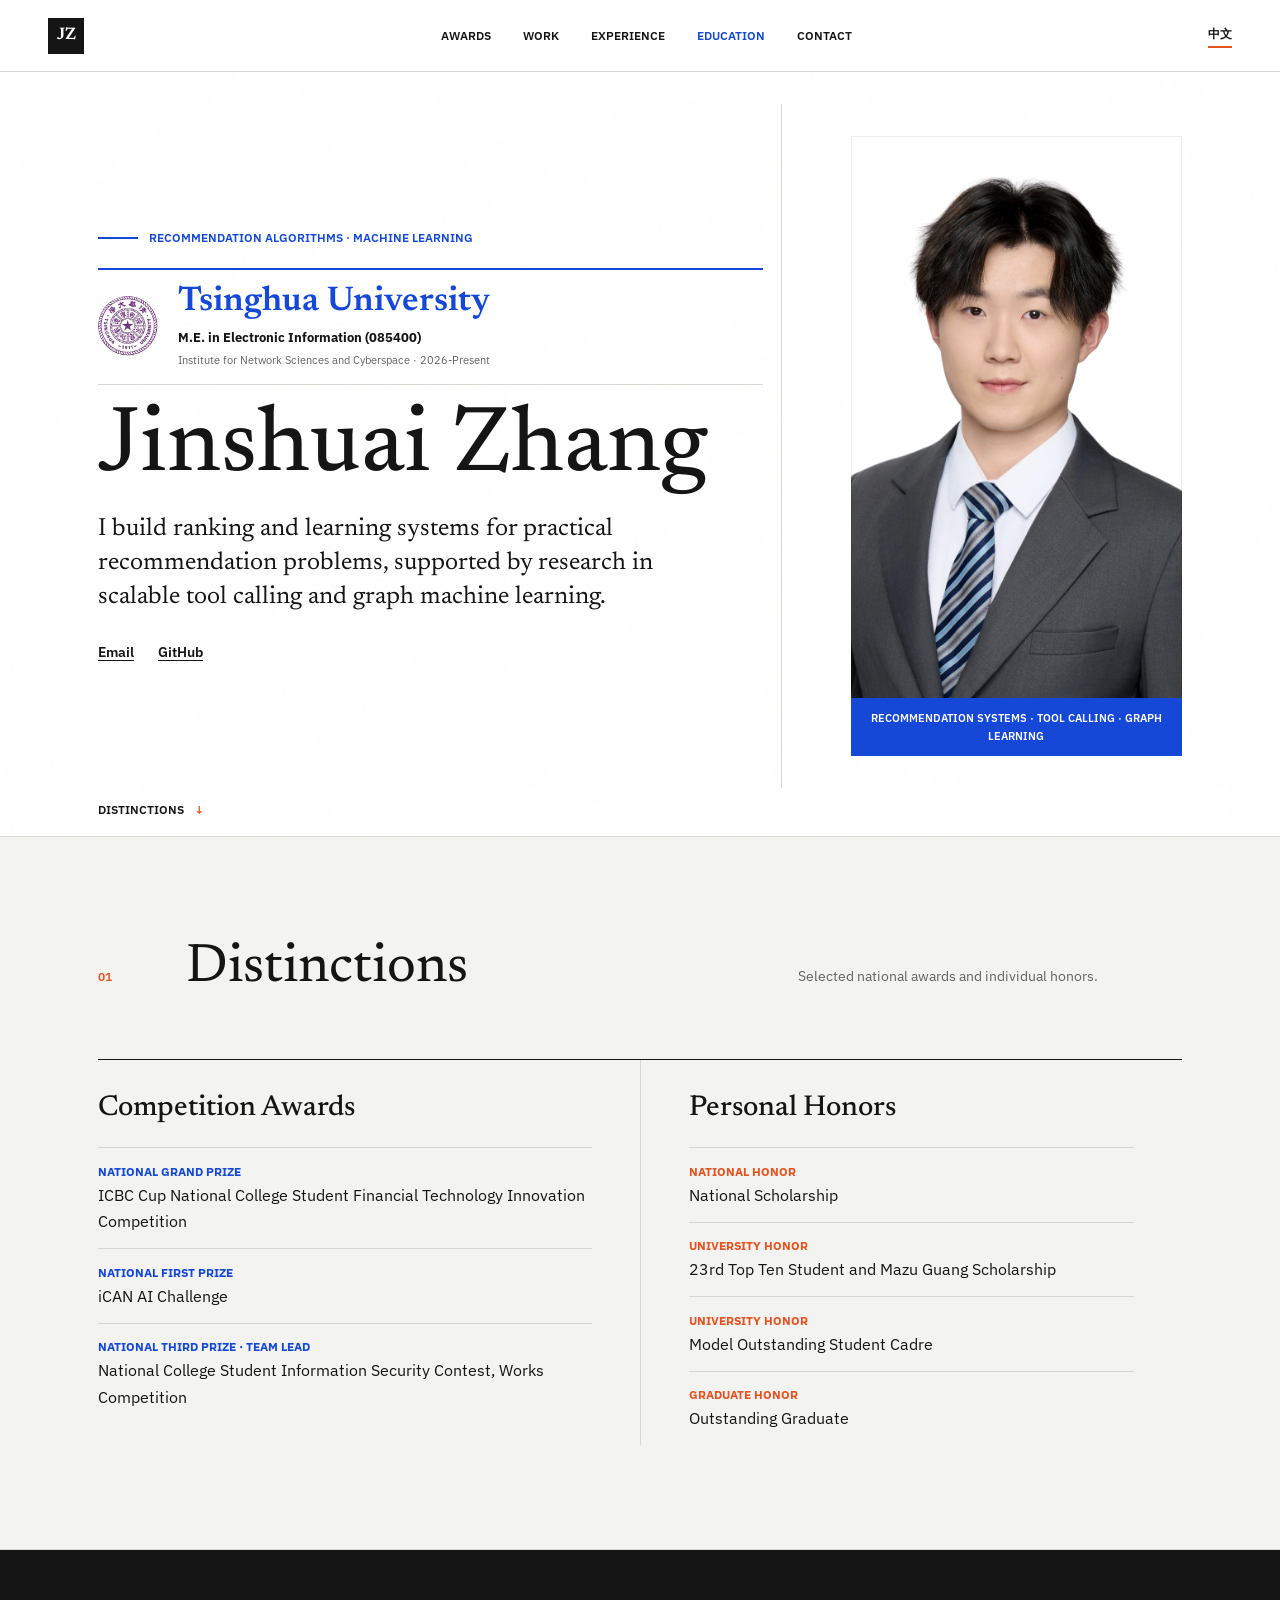
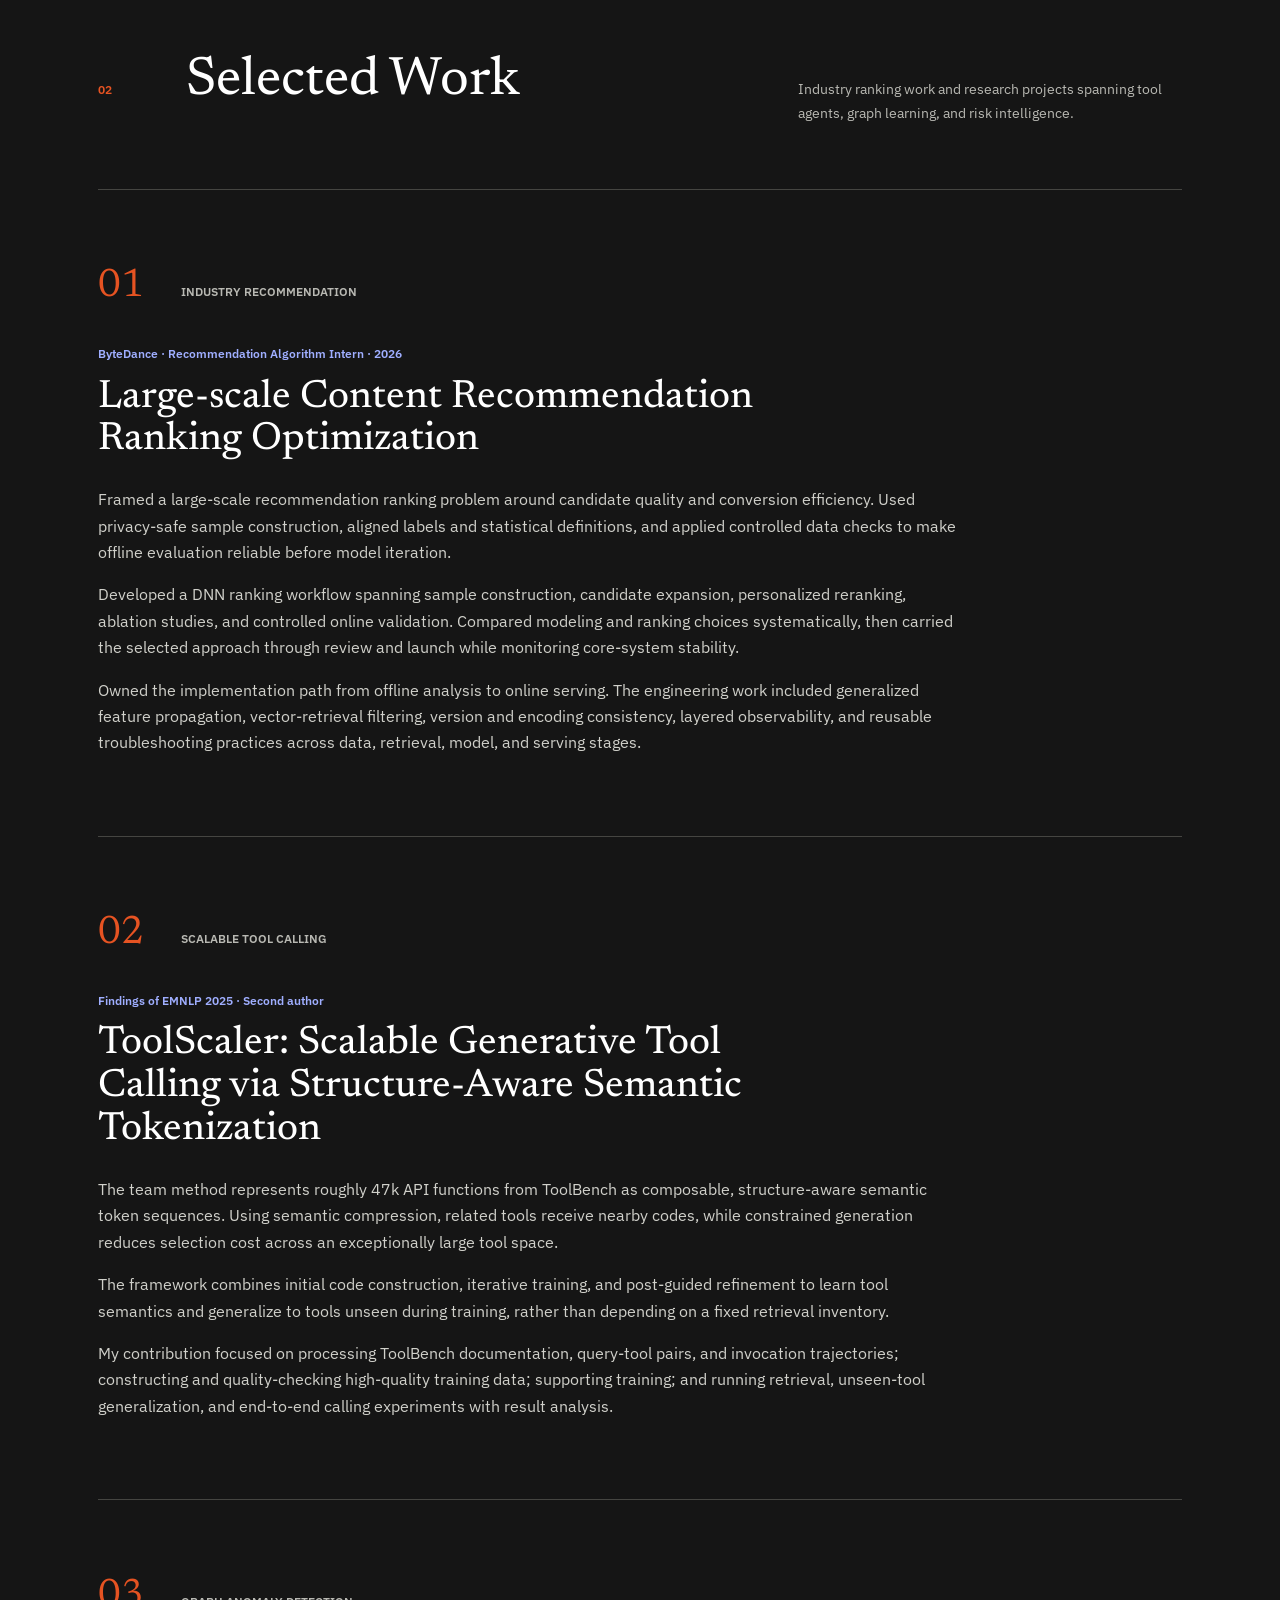
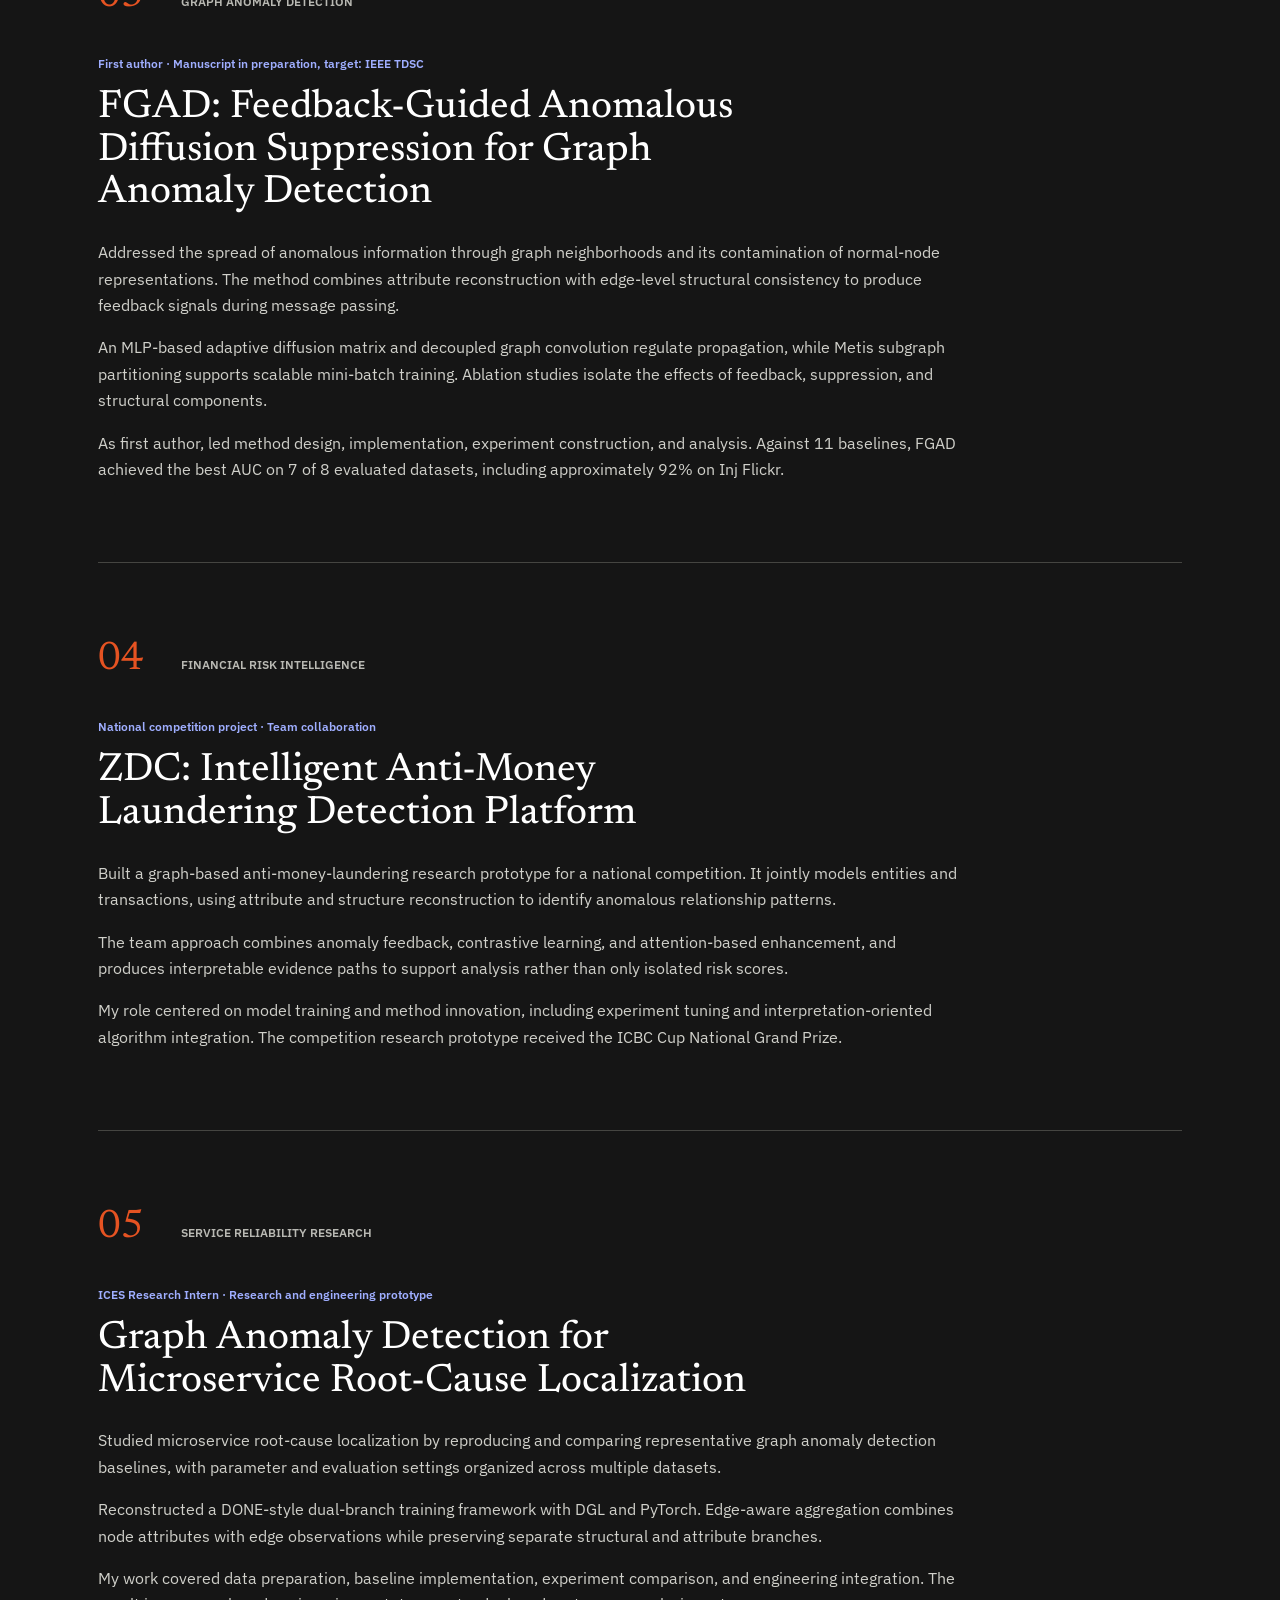
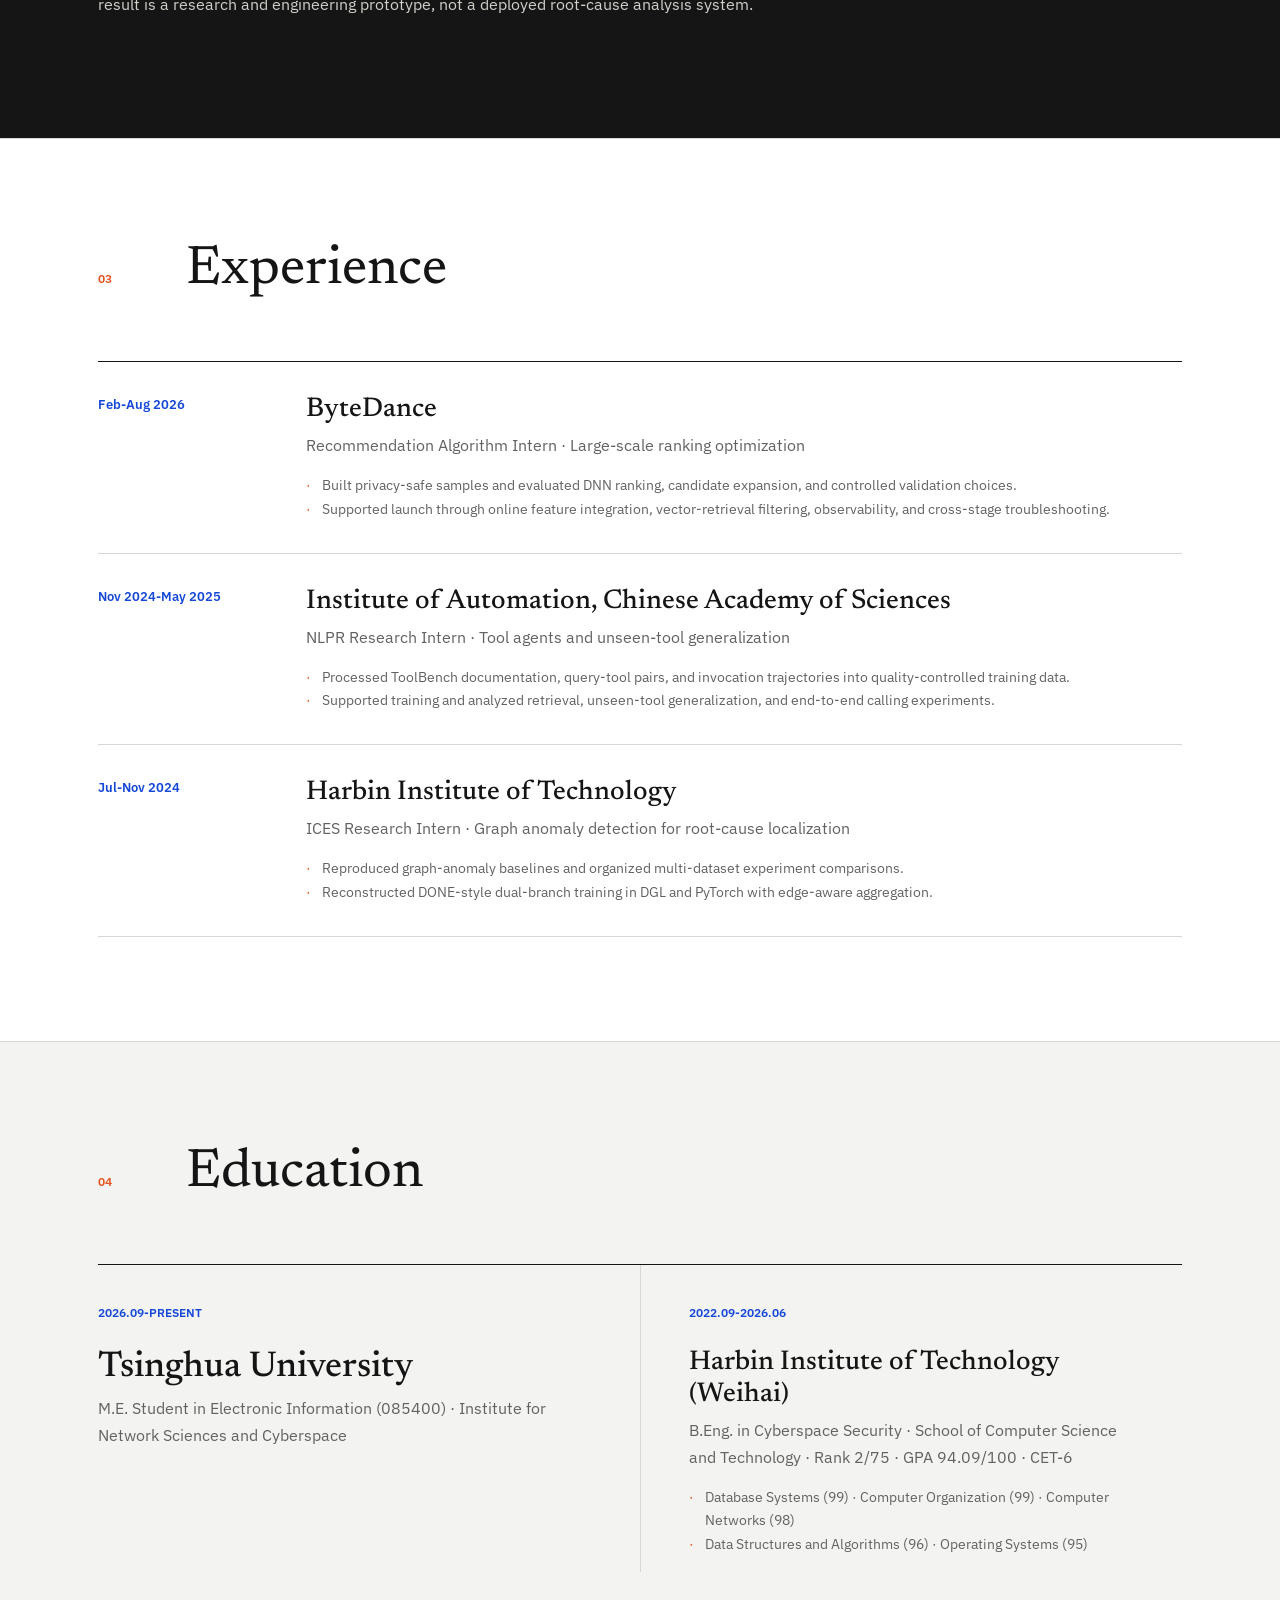
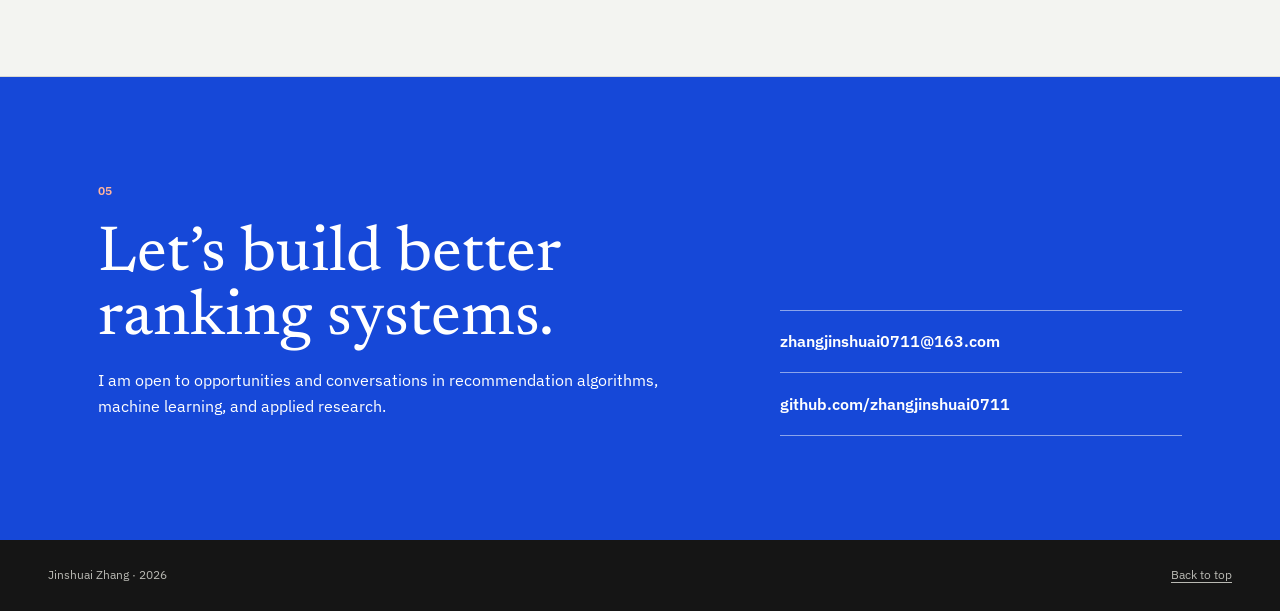
<file: index.html>
<!doctype html>
<html lang="en">
  <head>
    <meta charset="utf-8">
    <meta name="viewport" content="width=device-width, initial-scale=1">
    <title>Jinshuai Zhang · Recommendation Algorithms &amp; Machine Learning</title>
    <meta name="description" content="Jinshuai Zhang works on large-scale recommendation ranking, scalable tool calling, and graph machine learning.">
    <meta property="og:title" content="Jinshuai Zhang · Recommendation Algorithms &amp; Machine Learning">
    <meta property="og:description" content="Industry recommendation experience backed by research in scalable tool calling and graph learning.">
    <meta property="og:type" content="profile">
    <meta property="og:url" content="https://zhangjinshuai0711.github.io/">
    <meta property="og:image" content="https://zhangjinshuai0711.github.io/assets/images/jinshuai-zhang.jpg">
    <meta property="og:image:alt" content="Portrait of Jinshuai Zhang">
    <meta property="og:locale" content="en_US">
    <meta property="og:locale:alternate" content="zh_CN">
    <link rel="canonical" href="https://zhangjinshuai0711.github.io/">
    <link rel="alternate" hreflang="en" href="https://zhangjinshuai0711.github.io/">
    <link rel="alternate" hreflang="zh-CN" href="https://zhangjinshuai0711.github.io/zh/">
    <link rel="alternate" hreflang="x-default" href="https://zhangjinshuai0711.github.io/">
    <link rel="icon" href="/assets/images/jinshuai-zhang.jpg" type="image/jpeg">
    <link rel="stylesheet" href="/assets/css/main.css">
  </head>
  <body>
    <a class="skip-link" href="#main">Skip to content</a>
    <header class="site-header">
      <a class="wordmark" href="#top" aria-label="Jinshuai Zhang, home">JZ</a>
      <button class="menu-toggle" type="button" aria-expanded="false" aria-controls="primary-nav" data-open-label="Open navigation" data-close-label="Close navigation">
        <span aria-hidden="true"></span><span aria-hidden="true"></span>
        <span class="sr-only">Open navigation</span>
      </button>
      <nav id="primary-nav" aria-label="Primary navigation">
        <a href="#awards">Awards</a>
        <a href="#work">Work</a>
        <a href="#experience">Experience</a>
        <a href="#education">Education</a>
        <a href="#contact">Contact</a>
      </nav>
      <a class="language-link" href="/zh/" lang="zh-CN">中文</a>
    </header>

    <main id="main">
      <section class="hero" id="top">
        <div class="hero-copy" data-reveal>
          <p class="eyebrow">Recommendation Algorithms · Machine Learning</p>
          <div class="academic-identity">
            <img class="academic-seal" src="/assets/images/tsinghua-seal.webp" width="192" height="191" alt="Tsinghua University seal" decoding="async">
            <div>
              <p class="academic-institution">Tsinghua University</p>
              <p class="academic-degree">M.E. in Electronic Information (085400)</p>
              <p class="academic-school">Institute for Network Sciences and Cyberspace · 2026-Present</p>
            </div>
          </div>
          <h1>Jinshuai Zhang</h1>
          <p class="hero-intro">I build ranking and learning systems for practical recommendation problems, supported by research in scalable tool calling and graph machine learning.</p>
          <div class="hero-links">
            <a href="mailto:zhangjinshuai0711@163.com">Email</a>
            <a href="https://github.com/zhangjinshuai0711" rel="me">GitHub</a>
          </div>
        </div>
        <figure class="hero-portrait" data-reveal>
          <img src="/assets/images/jinshuai-zhang.jpg" width="1000" height="1500" alt="Portrait of Jinshuai Zhang" decoding="async" fetchpriority="high">
          <figcaption>Recommendation systems · Tool calling · Graph learning</figcaption>
        </figure>
        <a class="next-section" href="#awards">Distinctions <span aria-hidden="true">↓</span></a>
      </section>

      <section class="section distinctions" id="awards">
        <header class="section-heading" data-reveal>
          <p class="section-index">01</p>
          <h2>Distinctions</h2>
          <p>Selected national awards and individual honors.</p>
        </header>
        <div class="distinction-groups">
          <section class="award-group competition-awards" data-reveal>
            <h3>Competition Awards</h3>
            <ul class="award-list">
              <li><strong>National Grand Prize</strong> ICBC Cup National College Student Financial Technology Innovation Competition</li>
              <li><strong>National First Prize</strong> iCAN AI Challenge</li>
              <li><strong>National Third Prize · Team Lead</strong> National College Student Information Security Contest, Works Competition</li>
            </ul>
          </section>
          <section class="award-group personal-honors" data-reveal>
            <h3>Personal Honors</h3>
            <ul class="award-list">
              <li><strong>National Honor</strong> National Scholarship</li>
              <li><strong>University Honor</strong> 23rd Top Ten Student and Mazu Guang Scholarship</li>
              <li><strong>University Honor</strong> Model Outstanding Student Cadre</li>
              <li><strong>Graduate Honor</strong> Outstanding Graduate</li>
            </ul>
          </section>
        </div>
      </section>

      <section class="section selected-work" id="work">
        <header class="section-heading" data-reveal>
          <p class="section-index">02</p>
          <h2>Selected Work</h2>
          <p>Industry ranking work and research projects spanning tool agents, graph learning, and risk intelligence.</p>
        </header>

        <article class="work work-primary" data-reveal>
          <div class="work-label"><span>01</span> Industry Recommendation</div>
          <div class="work-body">
            <p class="work-meta">ByteDance · Recommendation Algorithm Intern · 2026</p>
            <h3>Large-scale Content Recommendation Ranking Optimization</h3>
            <p>Framed a large-scale recommendation ranking problem around candidate quality and conversion efficiency. Used privacy-safe sample construction, aligned labels and statistical definitions, and applied controlled data checks to make offline evaluation reliable before model iteration.</p>
            <p>Developed a DNN ranking workflow spanning sample construction, candidate expansion, personalized reranking, ablation studies, and controlled online validation. Compared modeling and ranking choices systematically, then carried the selected approach through review and launch while monitoring core-system stability.</p>
            <p>Owned the implementation path from offline analysis to online serving. The engineering work included generalized feature propagation, vector-retrieval filtering, version and encoding consistency, layered observability, and reusable troubleshooting practices across data, retrieval, model, and serving stages.</p>
          </div>
        </article>

        <article class="work" data-reveal>
          <div class="work-label"><span>02</span> Scalable Tool Calling</div>
          <div class="work-body">
            <p class="work-meta">Findings of EMNLP 2025 · Second author</p>
            <h3>ToolScaler: Scalable Generative Tool Calling via Structure-Aware Semantic Tokenization</h3>
            <p>The team method represents roughly 47k API functions from ToolBench as composable, structure-aware semantic token sequences. Using semantic compression, related tools receive nearby codes, while constrained generation reduces selection cost across an exceptionally large tool space.</p>
            <p>The framework combines initial code construction, iterative training, and post-guided refinement to learn tool semantics and generalize to tools unseen during training, rather than depending on a fixed retrieval inventory.</p>
            <p>My contribution focused on processing ToolBench documentation, query-tool pairs, and invocation trajectories; constructing and quality-checking high-quality training data; supporting training; and running retrieval, unseen-tool generalization, and end-to-end calling experiments with result analysis.</p>
          </div>
        </article>

        <article class="work" data-reveal>
          <div class="work-label"><span>03</span> Graph Anomaly Detection</div>
          <div class="work-body">
            <p class="work-meta">First author · Manuscript in preparation, target: IEEE TDSC</p>
            <h3>FGAD: Feedback-Guided Anomalous Diffusion Suppression for Graph Anomaly Detection</h3>
            <p>Addressed the spread of anomalous information through graph neighborhoods and its contamination of normal-node representations. The method combines attribute reconstruction with edge-level structural consistency to produce feedback signals during message passing.</p>
            <p>An MLP-based adaptive diffusion matrix and decoupled graph convolution regulate propagation, while Metis subgraph partitioning supports scalable mini-batch training. Ablation studies isolate the effects of feedback, suppression, and structural components.</p>
            <p>As first author, led method design, implementation, experiment construction, and analysis. Against 11 baselines, FGAD achieved the best AUC on 7 of 8 evaluated datasets, including approximately 92% on Inj Flickr.</p>
          </div>
        </article>

        <article class="work" data-reveal>
          <div class="work-label"><span>04</span> Financial Risk Intelligence</div>
          <div class="work-body">
            <p class="work-meta">National competition project · Team collaboration</p>
            <h3>ZDC: Intelligent Anti-Money Laundering Detection Platform</h3>
            <p>Built a graph-based anti-money-laundering research prototype for a national competition. It jointly models entities and transactions, using attribute and structure reconstruction to identify anomalous relationship patterns.</p>
            <p>The team approach combines anomaly feedback, contrastive learning, and attention-based enhancement, and produces interpretable evidence paths to support analysis rather than only isolated risk scores.</p>
            <p>My role centered on model training and method innovation, including experiment tuning and interpretation-oriented algorithm integration. The competition research prototype received the ICBC Cup National Grand Prize.</p>
          </div>
        </article>

        <article class="work" data-reveal>
          <div class="work-label"><span>05</span> Service Reliability Research</div>
          <div class="work-body">
            <p class="work-meta">ICES Research Intern · Research and engineering prototype</p>
            <h3>Graph Anomaly Detection for Microservice Root-Cause Localization</h3>
            <p>Studied microservice root-cause localization by reproducing and comparing representative graph anomaly detection baselines, with parameter and evaluation settings organized across multiple datasets.</p>
            <p>Reconstructed a DONE-style dual-branch training framework with DGL and PyTorch. Edge-aware aggregation combines node attributes with edge observations while preserving separate structural and attribute branches.</p>
            <p>My work covered data preparation, baseline implementation, experiment comparison, and engineering integration. The result is a research and engineering prototype, not a deployed root-cause analysis system.</p>
          </div>
        </article>
      </section>

      <section class="section timeline" id="experience">
        <header class="section-heading" data-reveal>
          <p class="section-index">03</p>
          <h2>Experience</h2>
        </header>
        <ol class="timeline-list">
          <li data-reveal><time>Feb-Aug 2026</time><div><h3>ByteDance</h3><p>Recommendation Algorithm Intern · Large-scale ranking optimization</p><ul class="timeline-details"><li>Built privacy-safe samples and evaluated DNN ranking, candidate expansion, and controlled validation choices.</li><li>Supported launch through online feature integration, vector-retrieval filtering, observability, and cross-stage troubleshooting.</li></ul></div></li>
          <li data-reveal><time>Nov 2024-May 2025</time><div><h3>Institute of Automation, Chinese Academy of Sciences</h3><p>NLPR Research Intern · Tool agents and unseen-tool generalization</p><ul class="timeline-details"><li>Processed ToolBench documentation, query-tool pairs, and invocation trajectories into quality-controlled training data.</li><li>Supported training and analyzed retrieval, unseen-tool generalization, and end-to-end calling experiments.</li></ul></div></li>
          <li data-reveal><time>Jul-Nov 2024</time><div><h3>Harbin Institute of Technology</h3><p>ICES Research Intern · Graph anomaly detection for root-cause localization</p><ul class="timeline-details"><li>Reproduced graph-anomaly baselines and organized multi-dataset experiment comparisons.</li><li>Reconstructed DONE-style dual-branch training in DGL and PyTorch with edge-aware aggregation.</li></ul></div></li>
        </ol>
      </section>

      <section class="section education" id="education">
        <header class="section-heading" data-reveal>
          <p class="section-index">04</p>
          <h2>Education</h2>
        </header>
        <div class="education-list">
          <article class="education-current" data-reveal>
            <p class="date">2026.09-Present</p>
            <h3>Tsinghua University</h3>
            <p>M.E. Student in Electronic Information (085400) · Institute for Network Sciences and Cyberspace</p>
          </article>
          <article data-reveal>
            <p class="date">2022.09-2026.06</p>
            <h3>Harbin Institute of Technology (Weihai)</h3>
            <p>B.Eng. in Cyberspace Security · School of Computer Science and Technology · Rank 2/75 · GPA 94.09/100 · CET-6</p>
            <ul class="education-facts">
              <li>Database Systems (99) · Computer Organization (99) · Computer Networks (98)</li>
              <li>Data Structures and Algorithms (96) · Operating Systems (95)</li>
            </ul>
          </article>
        </div>
      </section>

      <section class="section contact" id="contact">
        <div data-reveal>
          <p class="section-index">05</p>
          <h2>Let’s build better ranking systems.</h2>
          <p>I am open to opportunities and conversations in recommendation algorithms, machine learning, and applied research.</p>
        </div>
        <div class="contact-links" data-reveal>
          <a href="mailto:zhangjinshuai0711@163.com">zhangjinshuai0711@163.com</a>
          <a href="https://github.com/zhangjinshuai0711" rel="me">github.com/zhangjinshuai0711</a>
        </div>
      </section>
    </main>

    <footer><p>Jinshuai Zhang · 2026</p><a href="#top">Back to top</a></footer>
    <script src="/assets/js/main.js" defer></script>
  </body>
</html>
</file>
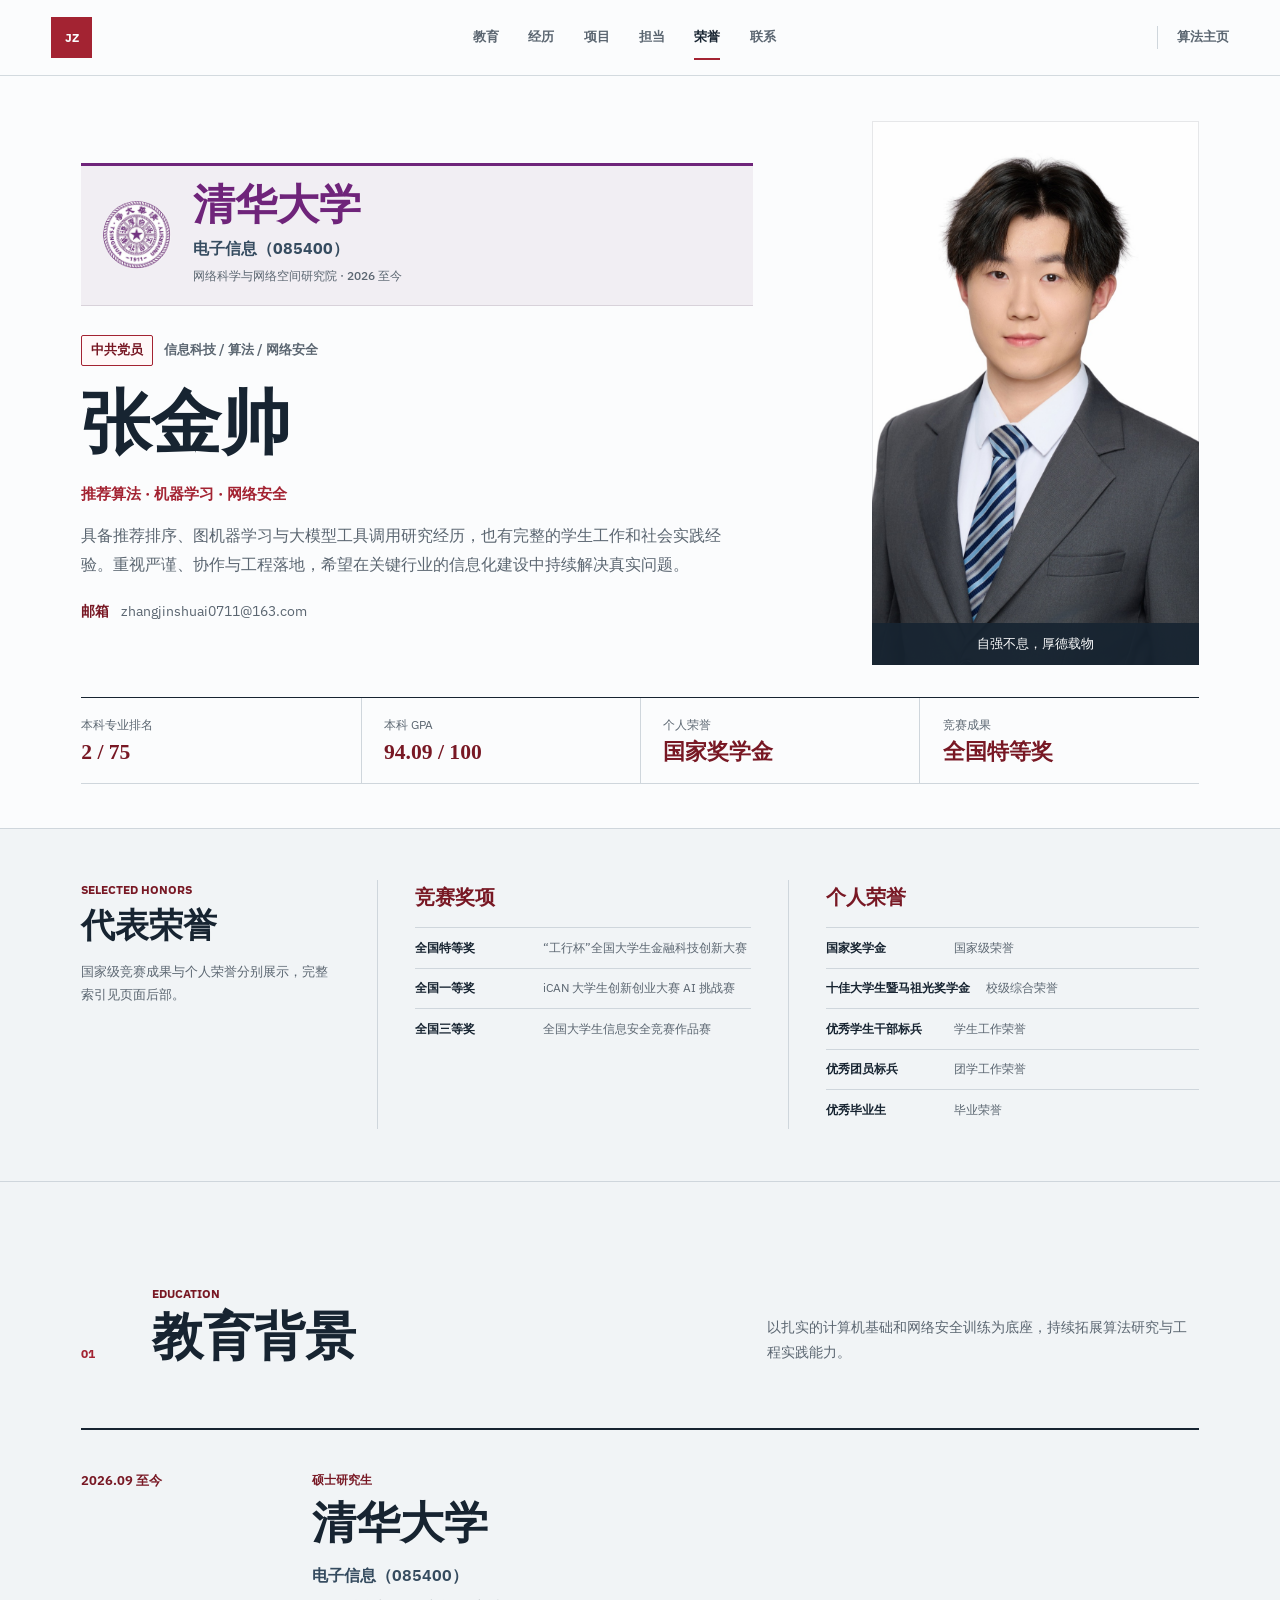
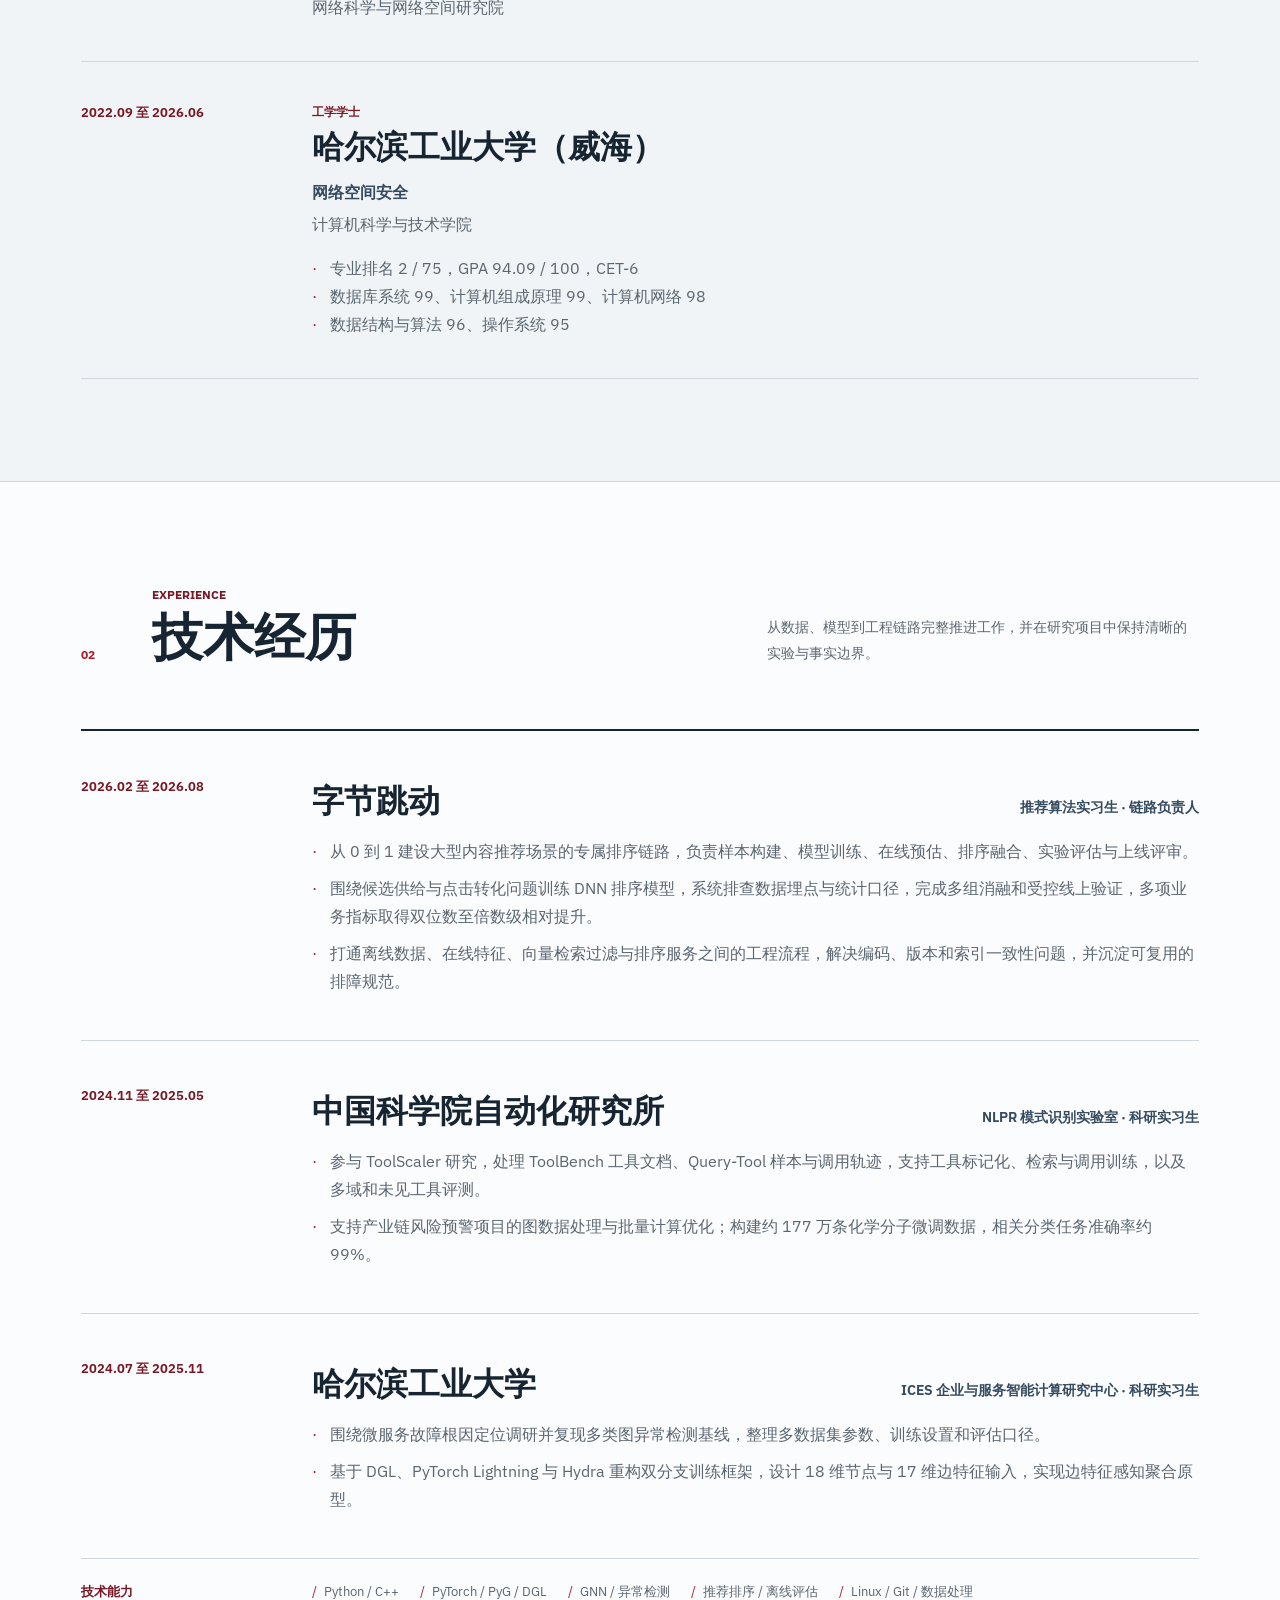
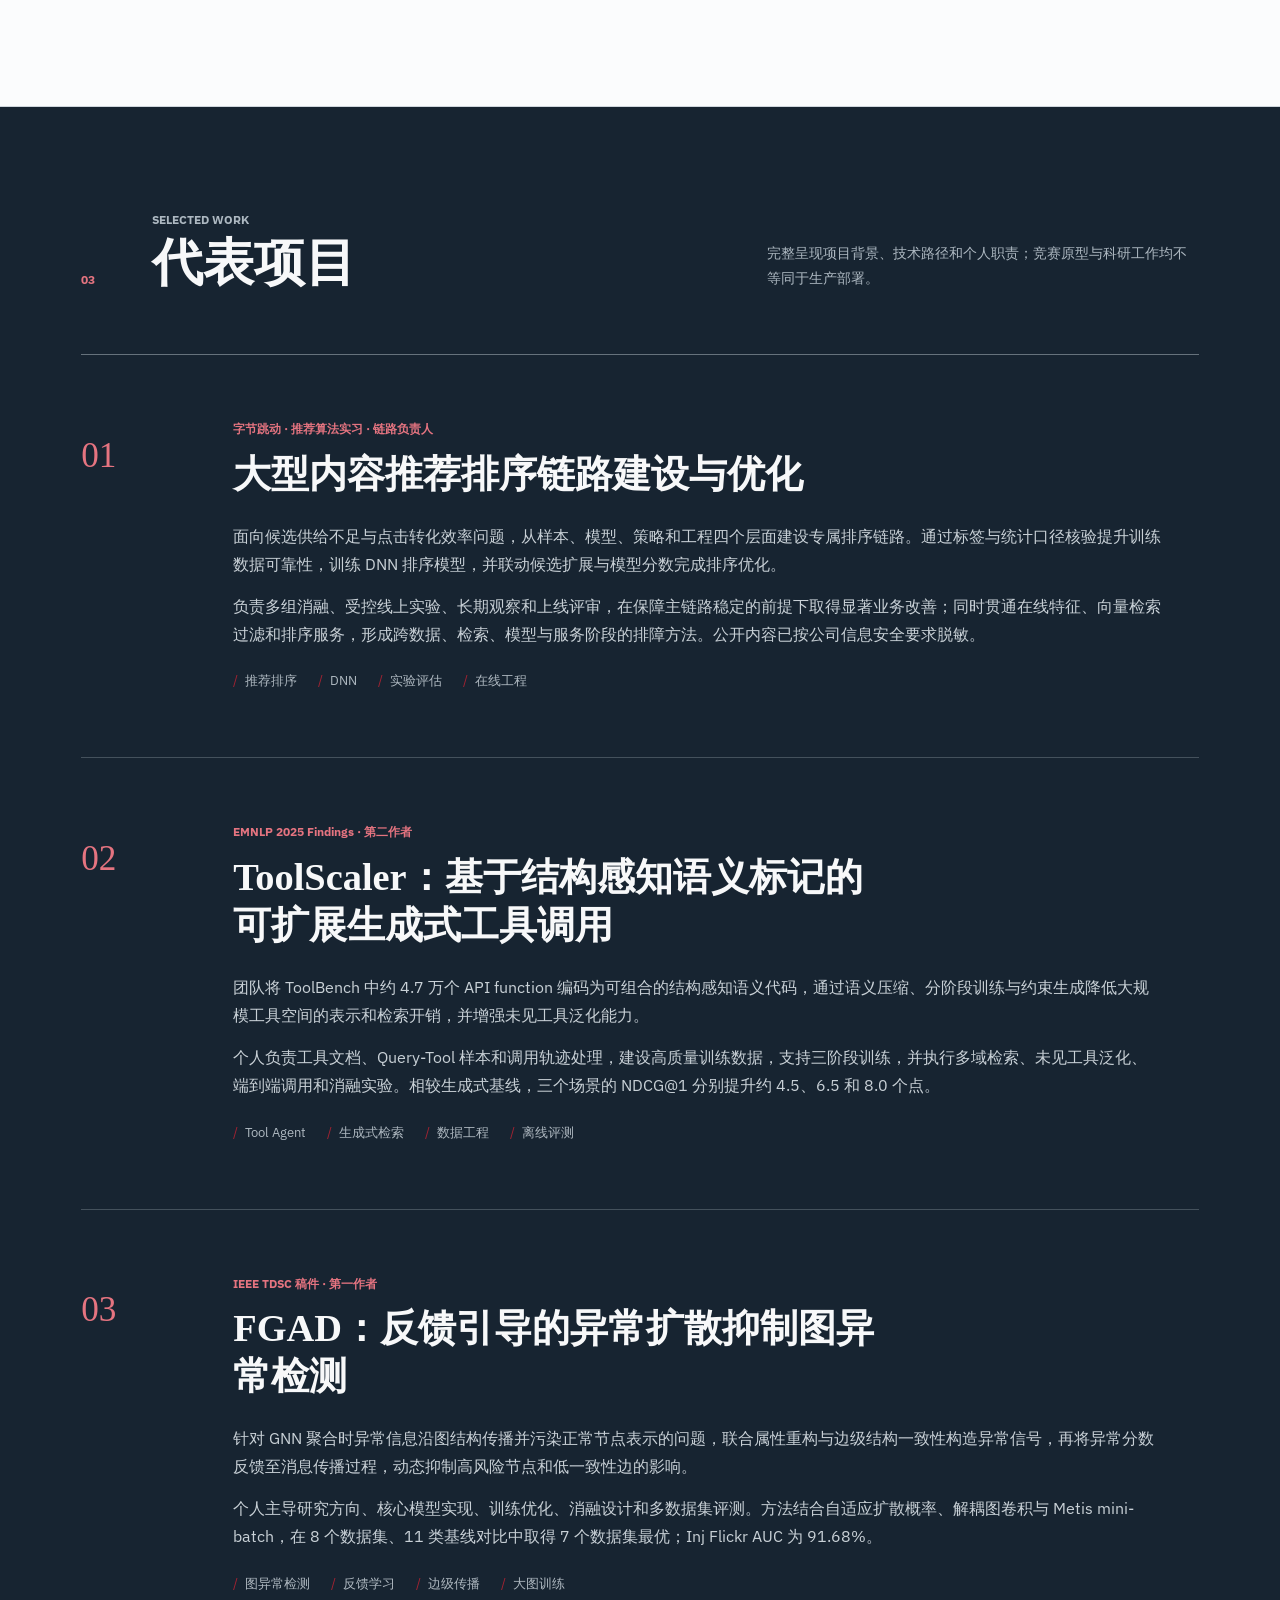
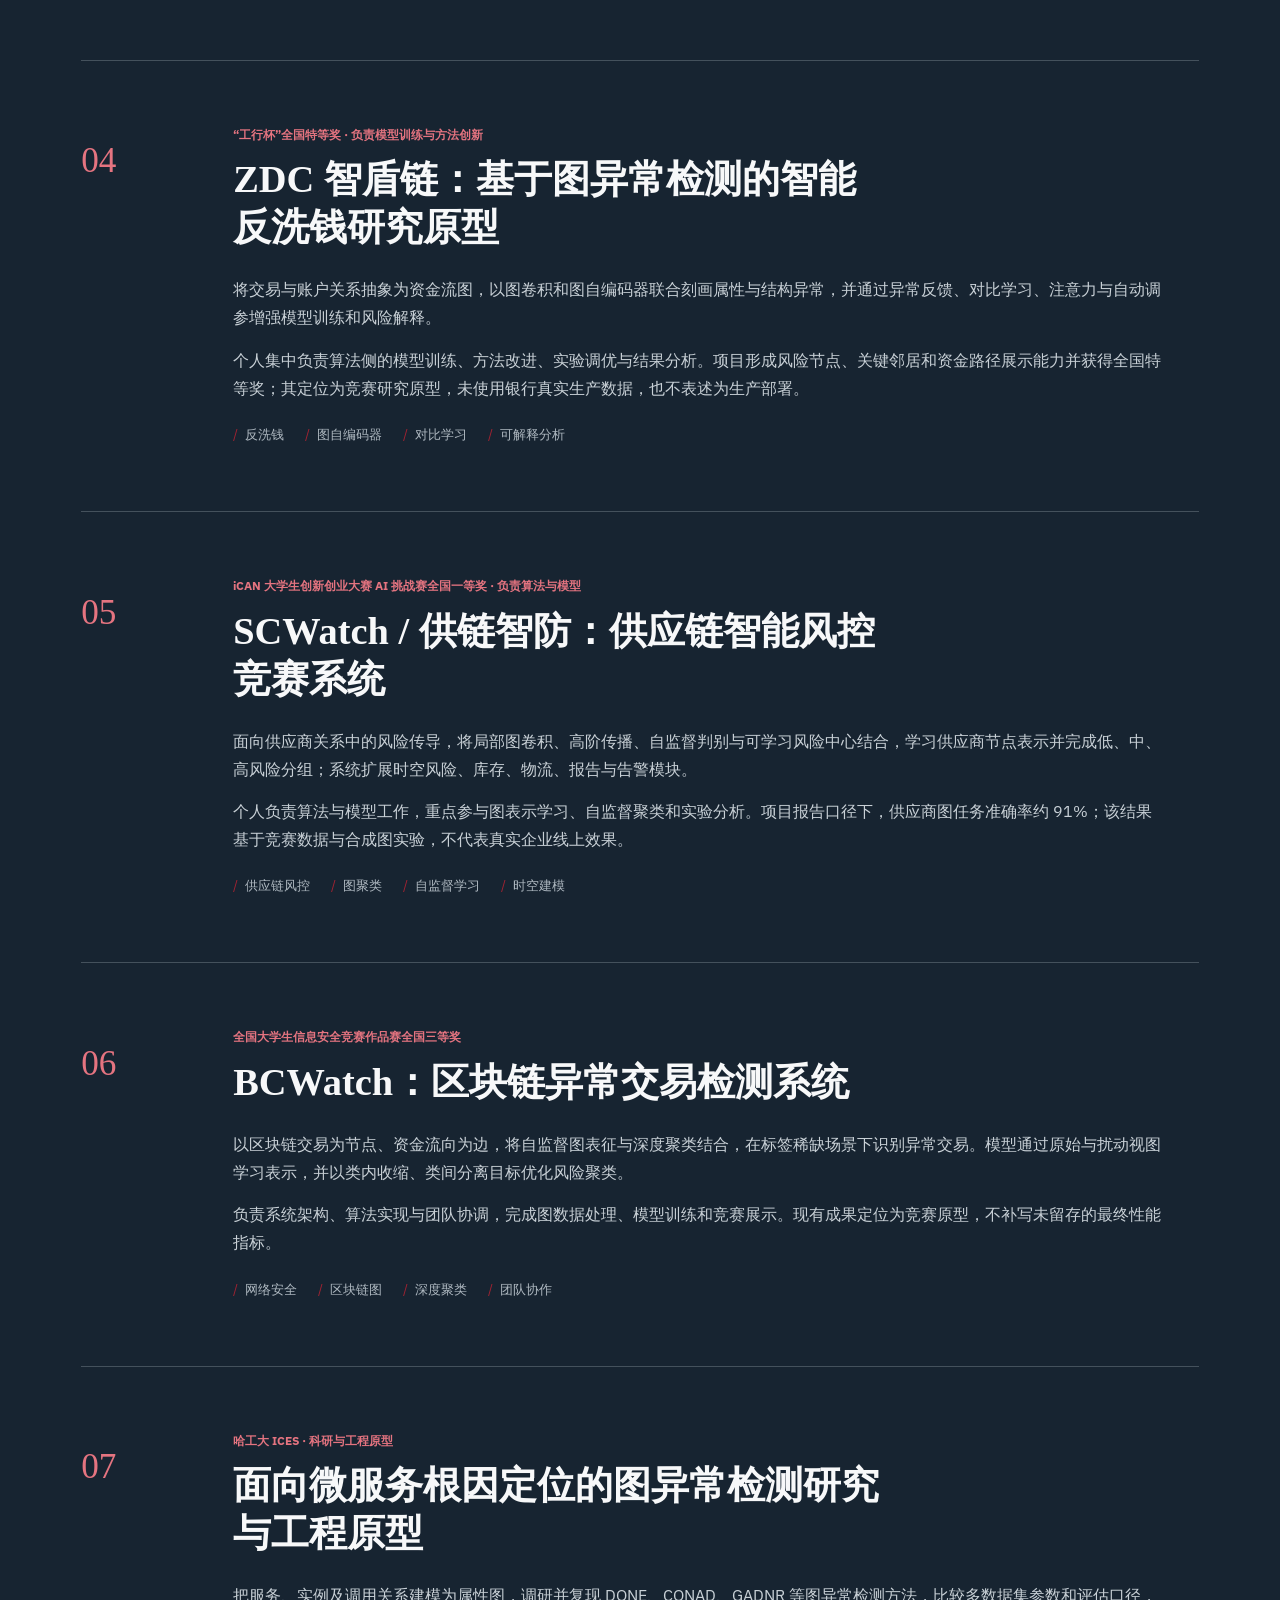
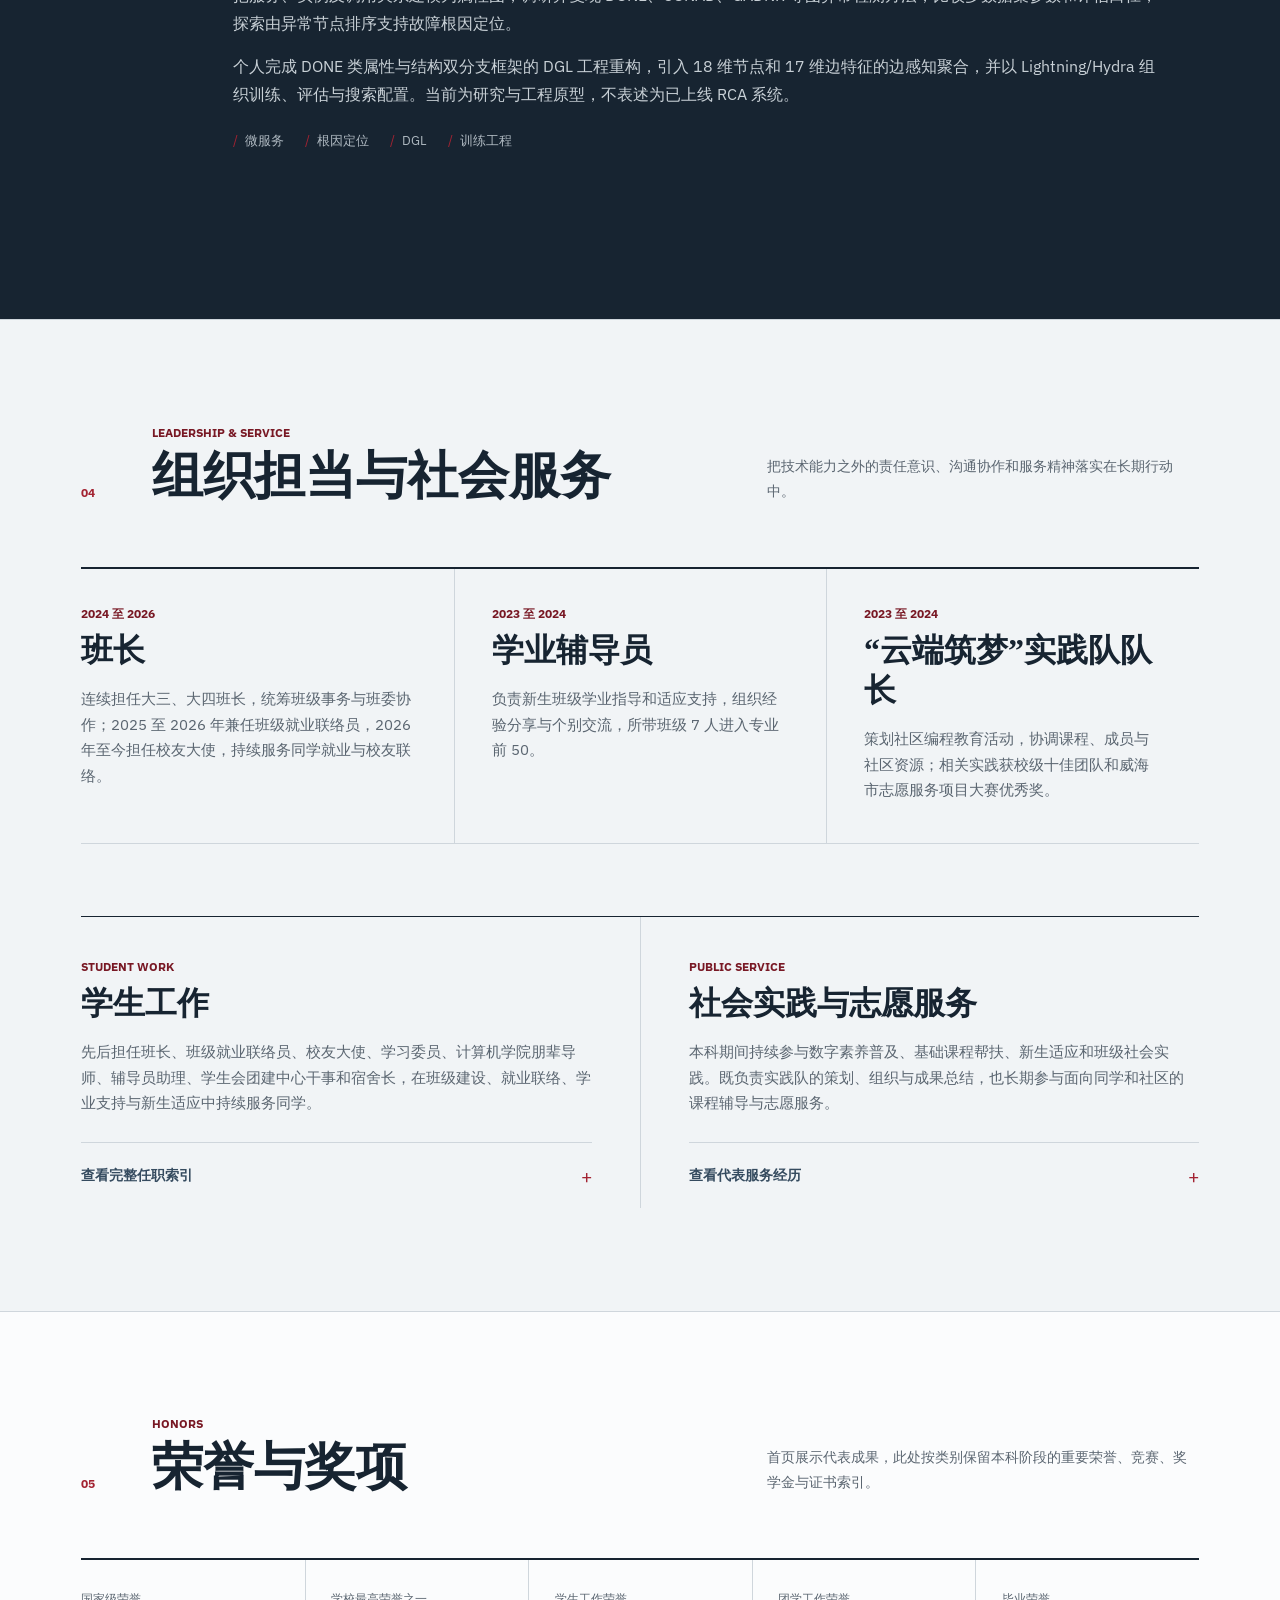
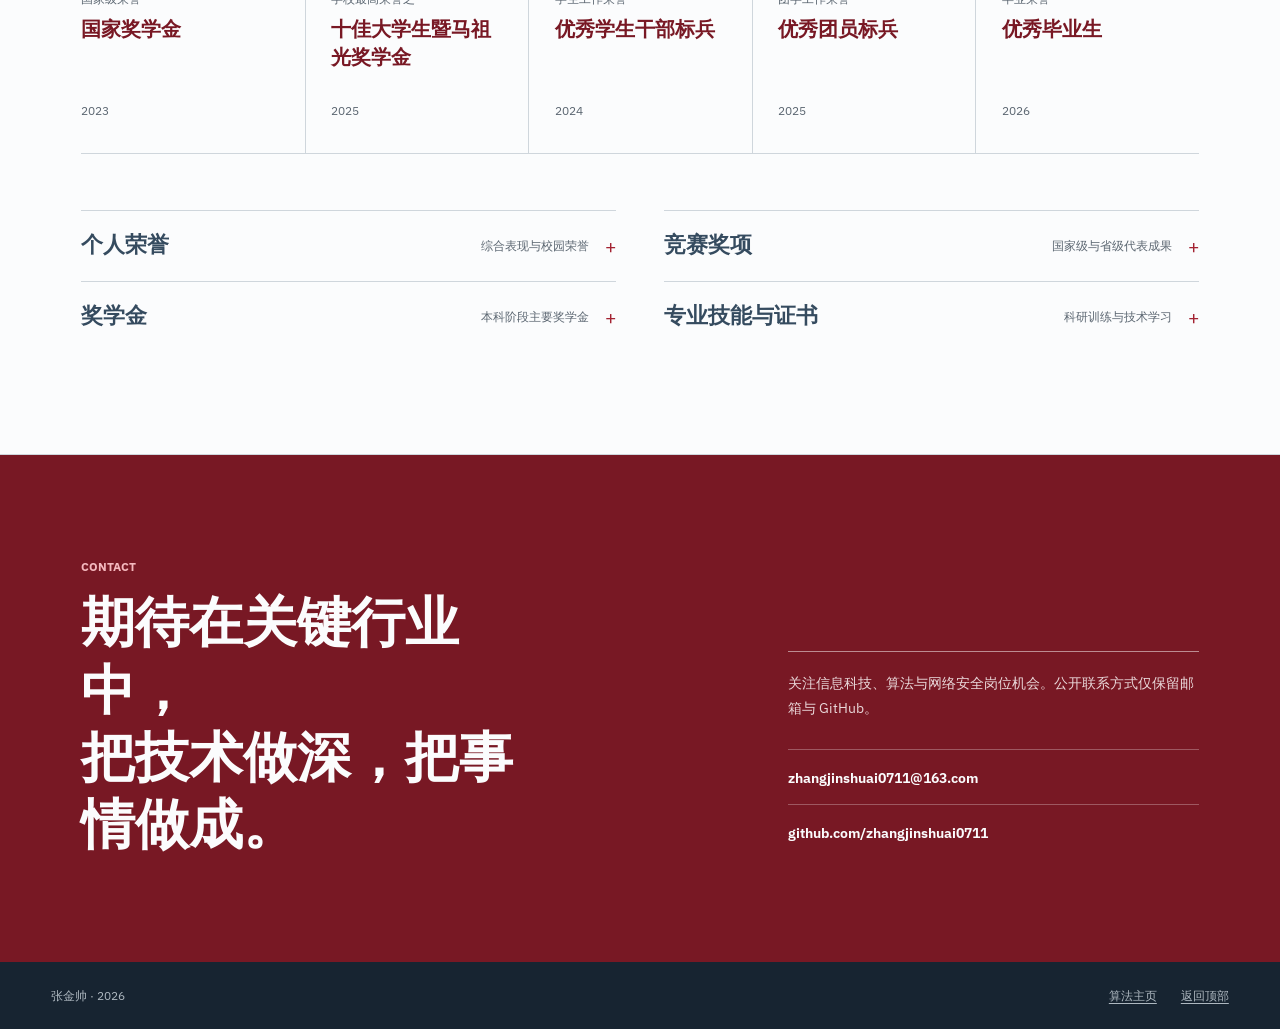
<file: soe/index.html>
<!doctype html>
<html lang="zh-CN">
  <head>
    <meta charset="utf-8">
    <meta name="viewport" content="width=device-width, initial-scale=1">
    <title>张金帅｜信息科技、算法与网络安全</title>
    <meta name="description" content="张金帅的国央企岗位个人主页：清华大学电子信息（085400）硕士研究生，展示算法工程、科研项目、组织担当与荣誉经历。">
    <meta property="og:title" content="张金帅｜信息科技、算法与网络安全">
    <meta property="og:description" content="面向信息科技、算法与网络安全岗位的中文个人履历。">
    <meta property="og:type" content="profile">
    <meta property="og:url" content="https://zhangjinshuai0711.github.io/soe/">
    <meta property="og:image" content="https://zhangjinshuai0711.github.io/assets/images/jinshuai-zhang.jpg">
    <meta property="og:image:alt" content="张金帅的个人照片">
    <meta property="og:locale" content="zh_CN">
    <link rel="canonical" href="https://zhangjinshuai0711.github.io/soe/">
    <link rel="icon" href="/assets/images/jinshuai-zhang.jpg" type="image/jpeg">
    <link rel="preload" href="/assets/images/jinshuai-zhang.jpg" as="image" type="image/jpeg" fetchpriority="high">
    <link rel="stylesheet" href="/assets/css/soe.css">
  </head>
  <body>
    <a class="skip-link" href="#main">跳至主要内容</a>

    <header class="site-header">
      <a class="wordmark" href="#overview" aria-label="张金帅，返回页面顶部">JZ</a>
      <button class="menu-toggle" type="button" aria-expanded="false" aria-controls="primary-nav" data-open-label="打开导航" data-close-label="关闭导航">
        <span aria-hidden="true"></span><span aria-hidden="true"></span>
        <span class="sr-only">打开导航</span>
      </button>
      <nav id="primary-nav" aria-label="主要导航">
        <a href="#education">教育</a>
        <a href="#experience">经历</a>
        <a href="#projects">项目</a>
        <a href="#service">担当</a>
        <a href="#honors">荣誉</a>
        <a href="#contact">联系</a>
      </nav>
      <a class="edition-link" href="/zh/">算法主页</a>
    </header>

    <main id="main">
      <section class="hero" id="overview">
        <div class="hero-body">
          <div class="hero-copy" data-reveal>
            <div class="tsinghua-identity" aria-label="清华大学教育信息">
              <img class="tsinghua-mark" src="/assets/images/tsinghua-seal.jpg" width="600" height="598" alt="" decoding="async">
              <div class="tsinghua-details">
                <p class="tsinghua-name">清华大学</p>
                <p class="tsinghua-degree">电子信息（085400）</p>
                <p class="tsinghua-institute">网络科学与网络空间研究院 · 2026 至今</p>
              </div>
            </div>
            <p class="hero-kicker"><span>中共党员</span> 信息科技 / 算法 / 网络安全</p>
            <h1>张金帅</h1>
            <p class="hero-role">推荐算法 · 机器学习 · 网络安全</p>
            <p class="hero-summary">具备推荐排序、图机器学习与大模型工具调用研究经历，也有完整的学生工作和社会实践经验。重视严谨、协作与工程落地，希望在关键行业的信息化建设中持续解决真实问题。</p>
            <p class="hero-email"><span>邮箱</span> zhangjinshuai0711@163.com</p>
          </div>

          <figure class="hero-portrait" data-reveal>
            <img src="/assets/images/jinshuai-zhang.jpg" width="1000" height="1500" alt="张金帅的半身照" decoding="async" fetchpriority="high">
            <figcaption>自强不息，厚德载物</figcaption>
          </figure>
        </div>

        <dl class="credential-row" aria-label="核心资历" data-reveal>
          <div><dt>本科专业排名</dt><dd>2 / 75</dd></div>
          <div><dt>本科 GPA</dt><dd>94.09 / 100</dd></div>
          <div><dt>个人荣誉</dt><dd>国家奖学金</dd></div>
          <div><dt>竞赛成果</dt><dd>全国特等奖</dd></div>
        </dl>
      </section>

      <section class="front-honors" aria-labelledby="front-honors-title">
        <div class="front-honors-heading" data-reveal>
          <p class="section-label">Selected Honors</p>
          <h2 id="front-honors-title">代表荣誉</h2>
          <p>国家级竞赛成果与个人荣誉分别展示，完整索引见页面后部。</p>
        </div>
        <section class="front-honor-group front-competition" data-reveal>
          <h3>竞赛奖项</h3>
          <ol>
            <li><strong>全国特等奖</strong><span>“工行杯”全国大学生金融科技创新大赛</span></li>
            <li><strong>全国一等奖</strong><span>iCAN 大学生创新创业大赛 AI 挑战赛</span></li>
            <li><strong>全国三等奖</strong><span>全国大学生信息安全竞赛作品赛</span></li>
          </ol>
        </section>
        <section class="front-honor-group front-personal" data-reveal>
          <h3>个人荣誉</h3>
          <ol>
            <li><strong>国家奖学金</strong><span>国家级荣誉</span></li>
            <li><strong>十佳大学生暨马祖光奖学金</strong><span>校级综合荣誉</span></li>
            <li><strong>优秀学生干部标兵</strong><span>学生工作荣誉</span></li>
            <li><strong>优秀团员标兵</strong><span>团学工作荣誉</span></li>
            <li><strong>优秀毕业生</strong><span>毕业荣誉</span></li>
          </ol>
        </section>
      </section>

      <section class="section education" id="education">
        <header class="section-heading" data-reveal>
          <p class="section-number">01</p>
          <div><p class="section-label">Education</p><h2>教育背景</h2></div>
          <p>以扎实的计算机基础和网络安全训练为底座，持续拓展算法研究与工程实践能力。</p>
        </header>

        <div class="education-list">
          <article class="education-primary" data-reveal>
            <div class="education-time">2026.09 至今</div>
            <div>
              <p class="institution-type">硕士研究生</p>
              <h3>清华大学</h3>
              <p class="degree">电子信息（085400）</p>
              <p>网络科学与网络空间研究院</p>
            </div>
          </article>
          <article data-reveal>
            <div class="education-time">2022.09 至 2026.06</div>
            <div>
              <p class="institution-type">工学学士</p>
              <h3>哈尔滨工业大学（威海）</h3>
              <p class="degree">网络空间安全</p>
              <p>计算机科学与技术学院</p>
              <ul class="fact-list">
                <li>专业排名 2 / 75，GPA 94.09 / 100，CET-6</li>
                <li>数据库系统 99、计算机组成原理 99、计算机网络 98</li>
                <li>数据结构与算法 96、操作系统 95</li>
              </ul>
            </div>
          </article>
        </div>
      </section>

      <section class="section experience" id="experience">
        <header class="section-heading" data-reveal>
          <p class="section-number">02</p>
          <div><p class="section-label">Experience</p><h2>技术经历</h2></div>
          <p>从数据、模型到工程链路完整推进工作，并在研究项目中保持清晰的实验与事实边界。</p>
        </header>

        <ol class="experience-list">
          <li data-reveal>
            <div class="experience-date">2026.02 至 2026.08</div>
            <div class="experience-main">
              <div class="experience-title"><h3>字节跳动</h3><p>推荐算法实习生 · 链路负责人</p></div>
              <ul>
                <li>从 0 到 1 建设大型内容推荐场景的专属排序链路，负责样本构建、模型训练、在线预估、排序融合、实验评估与上线评审。</li>
                <li>围绕候选供给与点击转化问题训练 DNN 排序模型，系统排查数据埋点与统计口径，完成多组消融和受控线上验证，多项业务指标取得双位数至倍数级相对提升。</li>
                <li>打通离线数据、在线特征、向量检索过滤与排序服务之间的工程流程，解决编码、版本和索引一致性问题，并沉淀可复用的排障规范。</li>
              </ul>
            </div>
          </li>
          <li data-reveal>
            <div class="experience-date">2024.11 至 2025.05</div>
            <div class="experience-main">
              <div class="experience-title"><h3>中国科学院自动化研究所</h3><p>NLPR 模式识别实验室 · 科研实习生</p></div>
              <ul>
                <li>参与 ToolScaler 研究，处理 ToolBench 工具文档、Query-Tool 样本与调用轨迹，支持工具标记化、检索与调用训练，以及多域和未见工具评测。</li>
                <li>支持产业链风险预警项目的图数据处理与批量计算优化；构建约 177 万条化学分子微调数据，相关分类任务准确率约 99%。</li>
              </ul>
            </div>
          </li>
          <li data-reveal>
            <div class="experience-date">2024.07 至 2025.11</div>
            <div class="experience-main">
              <div class="experience-title"><h3>哈尔滨工业大学</h3><p>ICES 企业与服务智能计算研究中心 · 科研实习生</p></div>
              <ul>
                <li>围绕微服务故障根因定位调研并复现多类图异常检测基线，整理多数据集参数、训练设置和评估口径。</li>
                <li>基于 DGL、PyTorch Lightning 与 Hydra 重构双分支训练框架，设计 18 维节点与 17 维边特征输入，实现边特征感知聚合原型。</li>
              </ul>
            </div>
          </li>
        </ol>

        <div class="capability-line" data-reveal>
          <p>技术能力</p>
          <ul>
            <li>Python / C++</li><li>PyTorch / PyG / DGL</li><li>GNN / 异常检测</li><li>推荐排序 / 离线评估</li><li>Linux / Git / 数据处理</li>
          </ul>
        </div>
      </section>

      <section class="section projects" id="projects">
        <header class="section-heading" data-reveal>
          <p class="section-number">03</p>
          <div><p class="section-label">Selected Work</p><h2>代表项目</h2></div>
          <p>完整呈现项目背景、技术路径和个人职责；竞赛原型与科研工作均不等同于生产部署。</p>
        </header>

        <div class="project-list">
          <article class="project project-featured" data-reveal>
            <div class="project-index">01</div>
            <div class="project-content">
              <p class="project-meta">字节跳动 · 推荐算法实习 · 链路负责人</p>
              <h3>大型内容推荐排序链路建设与优化</h3>
              <p>面向候选供给不足与点击转化效率问题，从样本、模型、策略和工程四个层面建设专属排序链路。通过标签与统计口径核验提升训练数据可靠性，训练 DNN 排序模型，并联动候选扩展与模型分数完成排序优化。</p>
              <p>负责多组消融、受控线上实验、长期观察和上线评审，在保障主链路稳定的前提下取得显著业务改善；同时贯通在线特征、向量检索过滤和排序服务，形成跨数据、检索、模型与服务阶段的排障方法。公开内容已按公司信息安全要求脱敏。</p>
              <ul class="project-tags"><li>推荐排序</li><li>DNN</li><li>实验评估</li><li>在线工程</li></ul>
            </div>
          </article>

          <article class="project" data-reveal>
            <div class="project-index">02</div>
            <div class="project-content">
              <p class="project-meta">EMNLP 2025 Findings · 第二作者</p>
              <h3>ToolScaler：基于结构感知语义标记的可扩展生成式工具调用</h3>
              <p>团队将 ToolBench 中约 4.7 万个 API function 编码为可组合的结构感知语义代码，通过语义压缩、分阶段训练与约束生成降低大规模工具空间的表示和检索开销，并增强未见工具泛化能力。</p>
              <p>个人负责工具文档、Query-Tool 样本和调用轨迹处理，建设高质量训练数据，支持三阶段训练，并执行多域检索、未见工具泛化、端到端调用和消融实验。相较生成式基线，三个场景的 NDCG@1 分别提升约 4.5、6.5 和 8.0 个点。</p>
              <ul class="project-tags"><li>Tool Agent</li><li>生成式检索</li><li>数据工程</li><li>离线评测</li></ul>
            </div>
          </article>

          <article class="project" data-reveal>
            <div class="project-index">03</div>
            <div class="project-content">
              <p class="project-meta">IEEE TDSC 稿件 · 第一作者</p>
              <h3>FGAD：反馈引导的异常扩散抑制图异常检测</h3>
              <p>针对 GNN 聚合时异常信息沿图结构传播并污染正常节点表示的问题，联合属性重构与边级结构一致性构造异常信号，再将异常分数反馈至消息传播过程，动态抑制高风险节点和低一致性边的影响。</p>
              <p>个人主导研究方向、核心模型实现、训练优化、消融设计和多数据集评测。方法结合自适应扩散概率、解耦图卷积与 Metis mini-batch，在 8 个数据集、11 类基线对比中取得 7 个数据集最优；Inj Flickr AUC 为 91.68%。</p>
              <ul class="project-tags"><li>图异常检测</li><li>反馈学习</li><li>边级传播</li><li>大图训练</li></ul>
            </div>
          </article>

          <article class="project" data-reveal>
            <div class="project-index">04</div>
            <div class="project-content">
              <p class="project-meta">“工行杯”全国特等奖 · 负责模型训练与方法创新</p>
              <h3>ZDC 智盾链：基于图异常检测的智能反洗钱研究原型</h3>
              <p>将交易与账户关系抽象为资金流图，以图卷积和图自编码器联合刻画属性与结构异常，并通过异常反馈、对比学习、注意力与自动调参增强模型训练和风险解释。</p>
              <p>个人集中负责算法侧的模型训练、方法改进、实验调优与结果分析。项目形成风险节点、关键邻居和资金路径展示能力并获得全国特等奖；其定位为竞赛研究原型，未使用银行真实生产数据，也不表述为生产部署。</p>
              <ul class="project-tags"><li>反洗钱</li><li>图自编码器</li><li>对比学习</li><li>可解释分析</li></ul>
            </div>
          </article>

          <article class="project" data-reveal>
            <div class="project-index">05</div>
            <div class="project-content">
              <p class="project-meta">iCAN 大学生创新创业大赛 AI 挑战赛全国一等奖 · 负责算法与模型</p>
              <h3>SCWatch / 供链智防：供应链智能风控竞赛系统</h3>
              <p>面向供应商关系中的风险传导，将局部图卷积、高阶传播、自监督判别与可学习风险中心结合，学习供应商节点表示并完成低、中、高风险分组；系统扩展时空风险、库存、物流、报告与告警模块。</p>
              <p>个人负责算法与模型工作，重点参与图表示学习、自监督聚类和实验分析。项目报告口径下，供应商图任务准确率约 91%；该结果基于竞赛数据与合成图实验，不代表真实企业线上效果。</p>
              <ul class="project-tags"><li>供应链风控</li><li>图聚类</li><li>自监督学习</li><li>时空建模</li></ul>
            </div>
          </article>

          <article class="project" data-reveal>
            <div class="project-index">06</div>
            <div class="project-content">
              <p class="project-meta">全国大学生信息安全竞赛作品赛全国三等奖</p>
              <h3>BCWatch：区块链异常交易检测系统</h3>
              <p>以区块链交易为节点、资金流向为边，将自监督图表征与深度聚类结合，在标签稀缺场景下识别异常交易。模型通过原始与扰动视图学习表示，并以类内收缩、类间分离目标优化风险聚类。</p>
              <p>负责系统架构、算法实现与团队协调，完成图数据处理、模型训练和竞赛展示。现有成果定位为竞赛原型，不补写未留存的最终性能指标。</p>
              <ul class="project-tags"><li>网络安全</li><li>区块链图</li><li>深度聚类</li><li>团队协作</li></ul>
            </div>
          </article>

          <article class="project" data-reveal>
            <div class="project-index">07</div>
            <div class="project-content">
              <p class="project-meta">哈工大 ICES · 科研与工程原型</p>
              <h3>面向微服务根因定位的图异常检测研究与工程原型</h3>
              <p>把服务、实例及调用关系建模为属性图，调研并复现 DONE、CONAD、GADNR 等图异常检测方法，比较多数据集参数和评估口径，探索由异常节点排序支持故障根因定位。</p>
              <p>个人完成 DONE 类属性与结构双分支框架的 DGL 工程重构，引入 18 维节点和 17 维边特征的边感知聚合，并以 Lightning/Hydra 组织训练、评估与搜索配置。当前为研究与工程原型，不表述为已上线 RCA 系统。</p>
              <ul class="project-tags"><li>微服务</li><li>根因定位</li><li>DGL</li><li>训练工程</li></ul>
            </div>
          </article>
        </div>
      </section>

      <section class="section service" id="service">
        <header class="section-heading" data-reveal>
          <p class="section-number">04</p>
          <div><p class="section-label">Leadership &amp; Service</p><h2>组织担当与社会服务</h2></div>
          <p>把技术能力之外的责任意识、沟通协作和服务精神落实在长期行动中。</p>
        </header>

        <div class="leadership-grid">
          <article data-reveal><p class="leadership-year">2024 至 2026</p><h3>班长</h3><p>连续担任大三、大四班长，统筹班级事务与班委协作；2025 至 2026 年兼任班级就业联络员，2026 年至今担任校友大使，持续服务同学就业与校友联络。</p></article>
          <article data-reveal><p class="leadership-year">2023 至 2024</p><h3>学业辅导员</h3><p>负责新生班级学业指导和适应支持，组织经验分享与个别交流，所带班级 7 人进入专业前 50。</p></article>
          <article data-reveal><p class="leadership-year">2023 至 2024</p><h3>“云端筑梦”实践队队长</h3><p>策划社区编程教育活动，协调课程、成员与社区资源；相关实践获校级十佳团队和威海市志愿服务项目大赛优秀奖。</p></article>
        </div>

        <div class="service-columns">
          <article data-reveal>
            <p class="section-label">Student Work</p>
            <h3>学生工作</h3>
            <p>先后担任班长、班级就业联络员、校友大使、学习委员、计算机学院朋辈导师、辅导员助理、学生会团建中心干事和宿舍长，在班级建设、就业联络、学业支持与新生适应中持续服务同学。</p>
            <details>
              <summary>查看完整任职索引</summary>
              <ul class="index-list">
                <li><span>班长</span><time>2024 至 2026</time></li>
                <li><span>班级就业联络员</span><time>2025 至 2026</time></li>
                <li><span>校友大使</span><time>2026 至今</time></li>
                <li><span>“云端筑梦”实践队队长</span><time>2023 至 2024</time></li>
                <li><span>学习委员</span><time>2023 至 2024</time></li>
                <li><span>学业辅导员</span><time>2023 至 2024</time></li>
                <li><span>计算机学院朋辈导师</span><time>2022 至 2023</time></li>
                <li><span>辅导员助理</span><time>2022 至 2023</time></li>
                <li><span>学生会团建中心干事</span><time>2022 至 2023</time></li>
                <li><span>宿舍长</span><time>2022 至 2026</time></li>
              </ul>
            </details>
          </article>
          <article data-reveal>
            <p class="section-label">Public Service</p>
            <h3>社会实践与志愿服务</h3>
            <p>本科期间持续参与数字素养普及、基础课程帮扶、新生适应和班级社会实践。既负责实践队的策划、组织与成果总结，也长期参与面向同学和社区的课程辅导与志愿服务。</p>
            <details>
              <summary>查看代表服务经历</summary>
              <ul class="plain-list">
                <li>担任“云端筑梦”实践队队长，统筹选题策划、成员协作、社区与校园资源对接及成果整理；团队获社会实践“十佳团队”、2024 暑期社会实践校级二等奖，并获威海市青年志愿服务项目大赛优秀奖。</li>
                <li>参与“趣味编程进校园”，围绕基础编程与数字素养开展课程准备和现场教学支持，帮助青少年接触计算思维与信息技术。</li>
                <li>参与“筑心自习室”微积分辅导和“青声讲坛”大学物理串讲，整理课程重点、讲解典型问题，并结合学习经验为低年级学生答疑。</li>
                <li>参与迎新志愿服务，协助新生报到与入学适应；在辅导员助理、朋辈导师和学业辅导员任职中持续提供日常答疑与学业支持。</li>
                <li>担任班长期间组织班级开展寒假社会实践，相关成果获 2025 寒假社会实践校级三等奖；本科阶段多次获社会实践优秀个人，2024 年获社会实践“十佳个人”。</li>
              </ul>
            </details>
          </article>
        </div>
      </section>

      <section class="section honors" id="honors">
        <header class="section-heading" data-reveal>
          <p class="section-number">05</p>
          <div><p class="section-label">Honors</p><h2>荣誉与奖项</h2></div>
          <p>首页展示代表成果，此处按类别保留本科阶段的重要荣誉、竞赛、奖学金与证书索引。</p>
        </header>

        <div class="honor-featured" data-reveal>
          <div><p>国家级荣誉</p><strong>国家奖学金</strong><time>2023</time></div>
          <div><p>学校最高荣誉之一</p><strong>十佳大学生暨马祖光奖学金</strong><time>2025</time></div>
          <div><p>学生工作荣誉</p><strong>优秀学生干部标兵</strong><time>2024</time></div>
          <div><p>团学工作荣誉</p><strong>优秀团员标兵</strong><time>2025</time></div>
          <div><p>毕业荣誉</p><strong>优秀毕业生</strong><time>2026</time></div>
        </div>

        <div class="honor-index">
          <details data-reveal>
            <summary><span>个人荣誉</span><small>综合表现与校园荣誉</small></summary>
            <ul class="index-list">
              <li><span>第 23 届十佳大学生暨马祖光奖学金</span><time>2025</time></li>
              <li><span>优秀毕业生</span><time>2026</time></li>
              <li><span>优秀团员标兵</span><time>2025</time></li>
              <li><span>优秀学生干部标兵</span><time>2024</time></li>
              <li><span>十佳学习之星（卓越类）</span><time>2024</time></li>
              <li><span>社会实践十佳个人</span><time>2024</time></li>
              <li><span>优秀团员</span><time>2023、2024</time></li>
              <li><span>社会实践优秀个人</span><time>2023、2024</time></li>
              <li><span>优秀学生（修身立德奖）</span><time>2023</time></li>
              <li><span>计算之星：德育之星、优秀学生干部</span><time>2023、2024</time></li>
            </ul>
          </details>

          <details data-reveal>
            <summary><span>竞赛奖项</span><small>国家级与省级代表成果</small></summary>
            <ul class="index-list">
              <li><span>“工行杯”全国大学生金融科技创新大赛 · 全国特等奖</span><time>2025</time></li>
              <li><span>iCAN 大学生创新创业大赛 AI 挑战赛 · 全国一等奖</span><time>2025</time></li>
              <li><span>全国大学生信息安全竞赛作品赛 · 全国三等奖</span><time>2024</time></li>
              <li><span>全国大学生数学建模竞赛 · 山东省二等奖（队长）</span><time>2024</time></li>
              <li><span>中国大学生计算机设计大赛 · 山东省二等奖</span><time>2024</time></li>
              <li><span>蓝桥杯 C/C++ 程序设计大学 A 组 · 山东赛区二等奖</span><time>2024</time></li>
              <li><span>全国大学生数学建模竞赛 · 山东省三等奖</span><time>2023</time></li>
              <li><span>威海市青年志愿服务项目大赛 · 优秀奖</span><time>2023</time></li>
            </ul>
          </details>

          <details data-reveal>
            <summary><span>奖学金</span><small>本科阶段主要奖学金</small></summary>
            <ul class="index-list">
              <li><span>国家奖学金</span><time>2023</time></li>
              <li><span>十佳大学生暨马祖光奖学金</span><time>2025</time></li>
              <li><span>国家励志奖学金</span><time>2024</time></li>
              <li><span>未来技术太湖奖学金</span><time>2023</time></li>
              <li><span>一等人民奖学金</span><time>2023</time></li>
              <li><span>社会实践奖学金</span><time>2023、2024</time></li>
              <li><span>社会工作优秀奖学金</span><time>2023</time></li>
            </ul>
          </details>

          <details data-reveal>
            <summary><span>专业技能与证书</span><small>科研训练与技术学习</small></summary>
            <ul class="index-list">
              <li><span>CET-6</span><time>本科阶段</time></li>
              <li><span>CSTP 大模型应用开发工程师技能证书</span><time>2024</time></li>
              <li><span>AI 赋能大学计划大模型实战训练营结业证书</span><time>2024</time></li>
              <li><span>Datawhale《动手学图深度学习》结营证书与优秀学习者</span><time>2024</time></li>
              <li><span>南洋理工大学人工智能科研项目结营证书</span><time>2023</time></li>
              <li><span>南洋理工大学 Teoh Teik Toe 博士推荐信</span><time>2023</time></li>
            </ul>
          </details>
        </div>
      </section>

      <section class="section contact" id="contact">
        <div data-reveal>
          <p class="section-label">Contact</p>
          <h2>期待在关键行业中，<br>把技术做深，把事情做成。</h2>
        </div>
        <div class="contact-copy" data-reveal>
          <p>关注信息科技、算法与网络安全岗位机会。公开联系方式仅保留邮箱与 GitHub。</p>
          <a href="mailto:zhangjinshuai0711@163.com">zhangjinshuai0711@163.com</a>
          <a href="https://github.com/zhangjinshuai0711" rel="me">github.com/zhangjinshuai0711</a>
        </div>
      </section>
    </main>

    <footer>
      <p>张金帅 · 2026</p>
      <div><a href="/zh/">算法主页</a><a href="#overview">返回顶部</a></div>
    </footer>
    <script src="/assets/js/main.js" defer></script>
  </body>
</html>
</file>
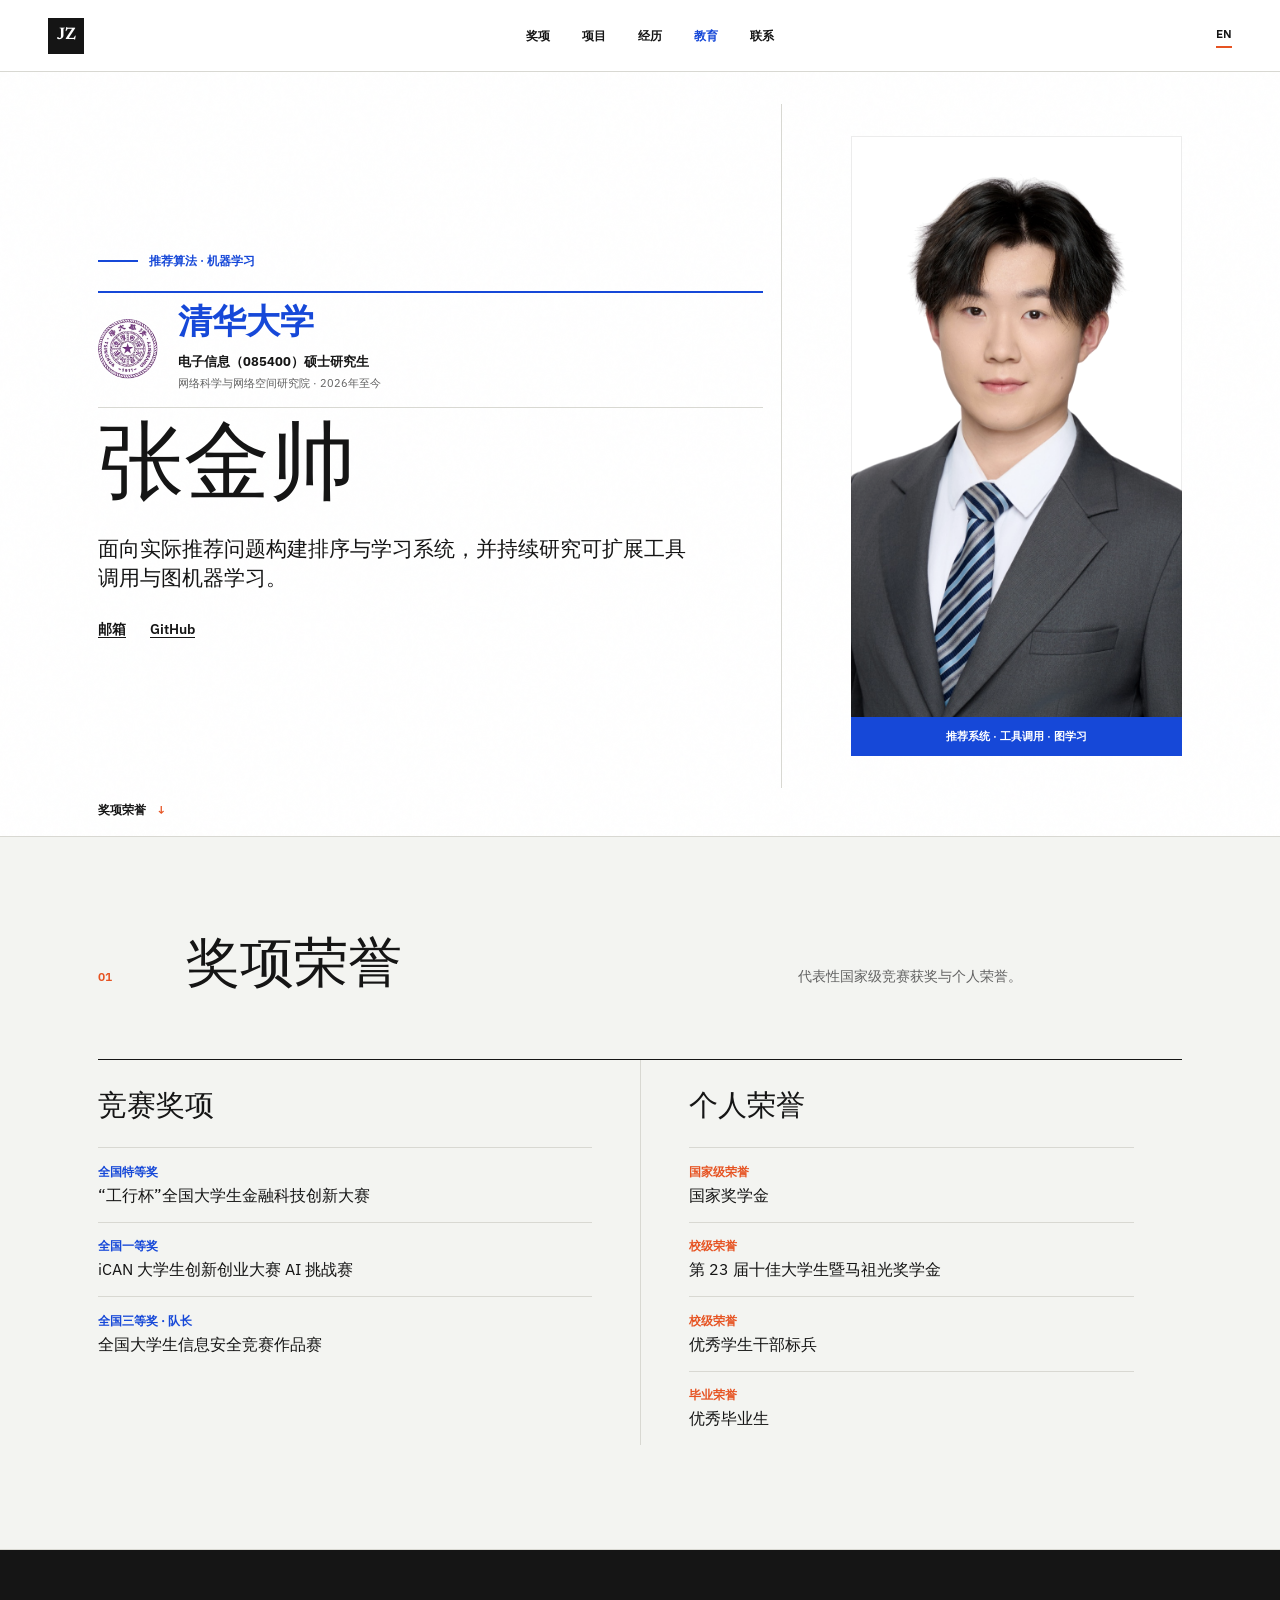
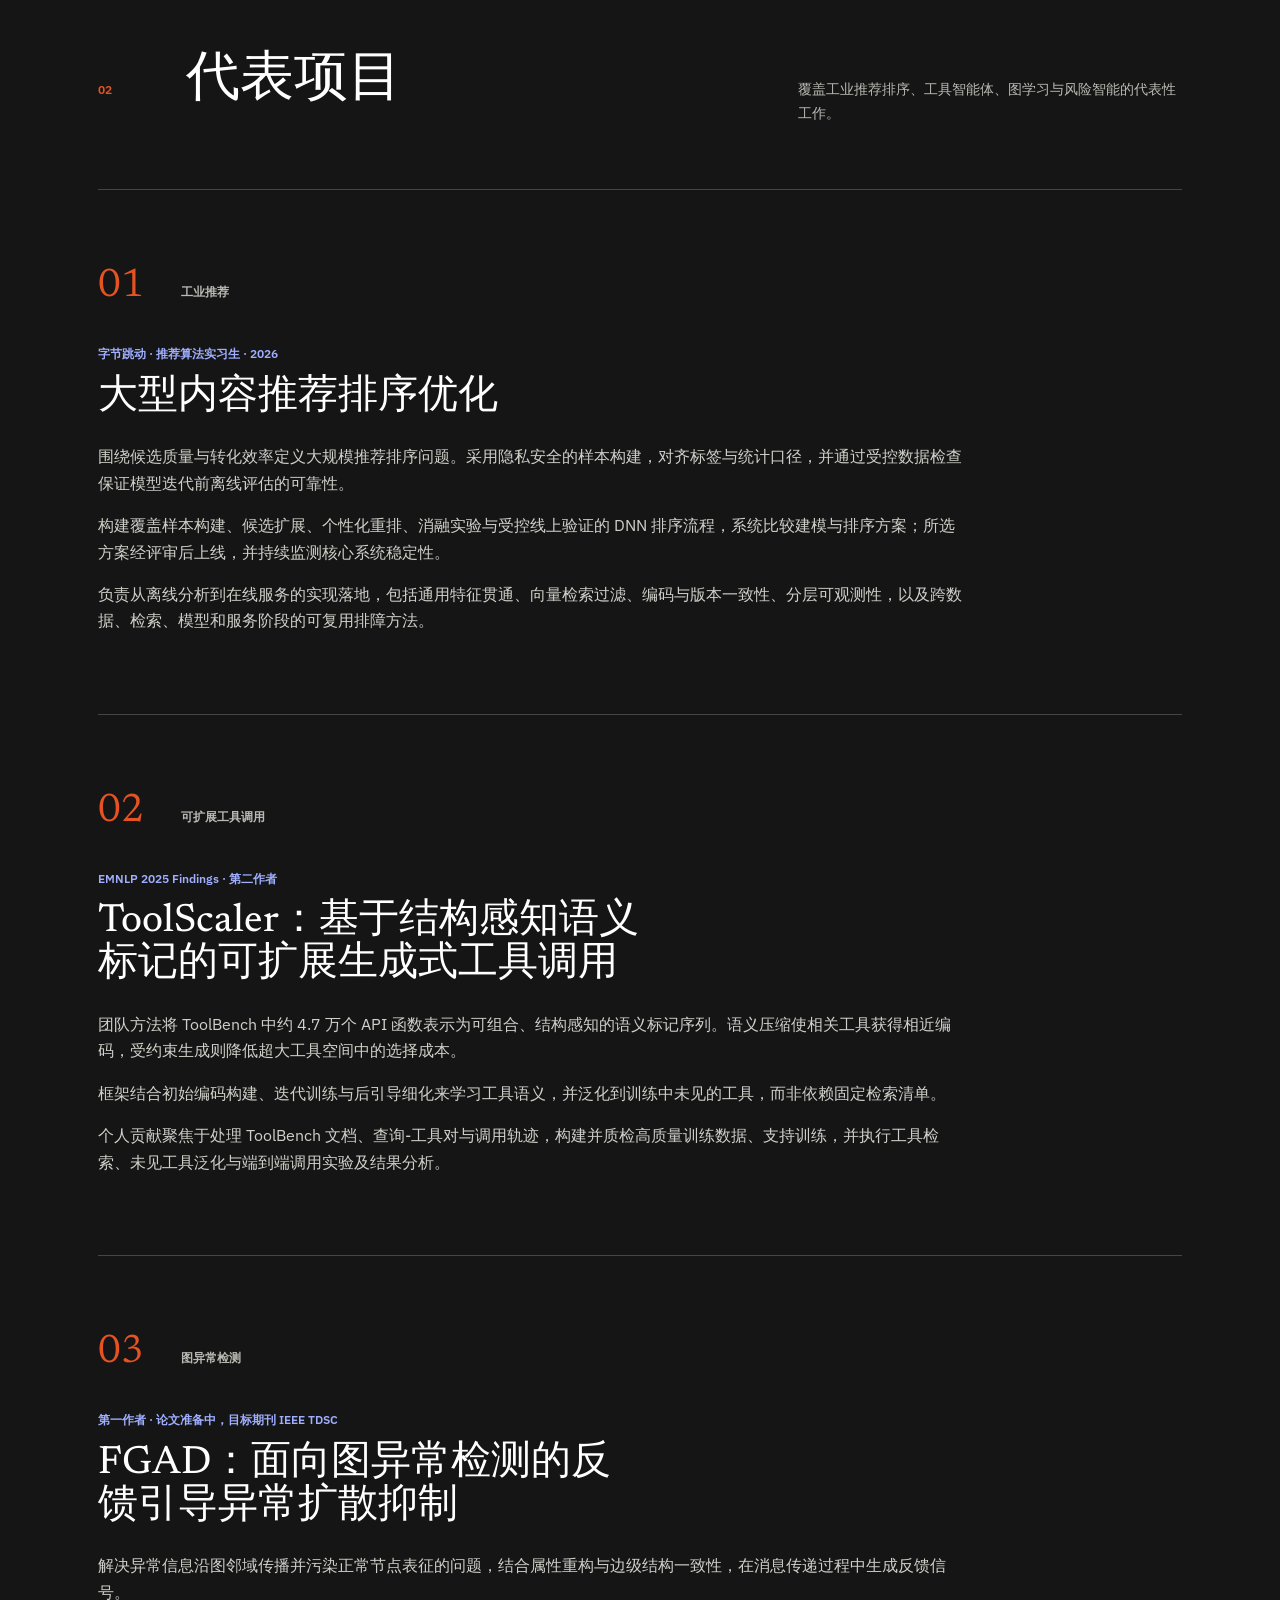
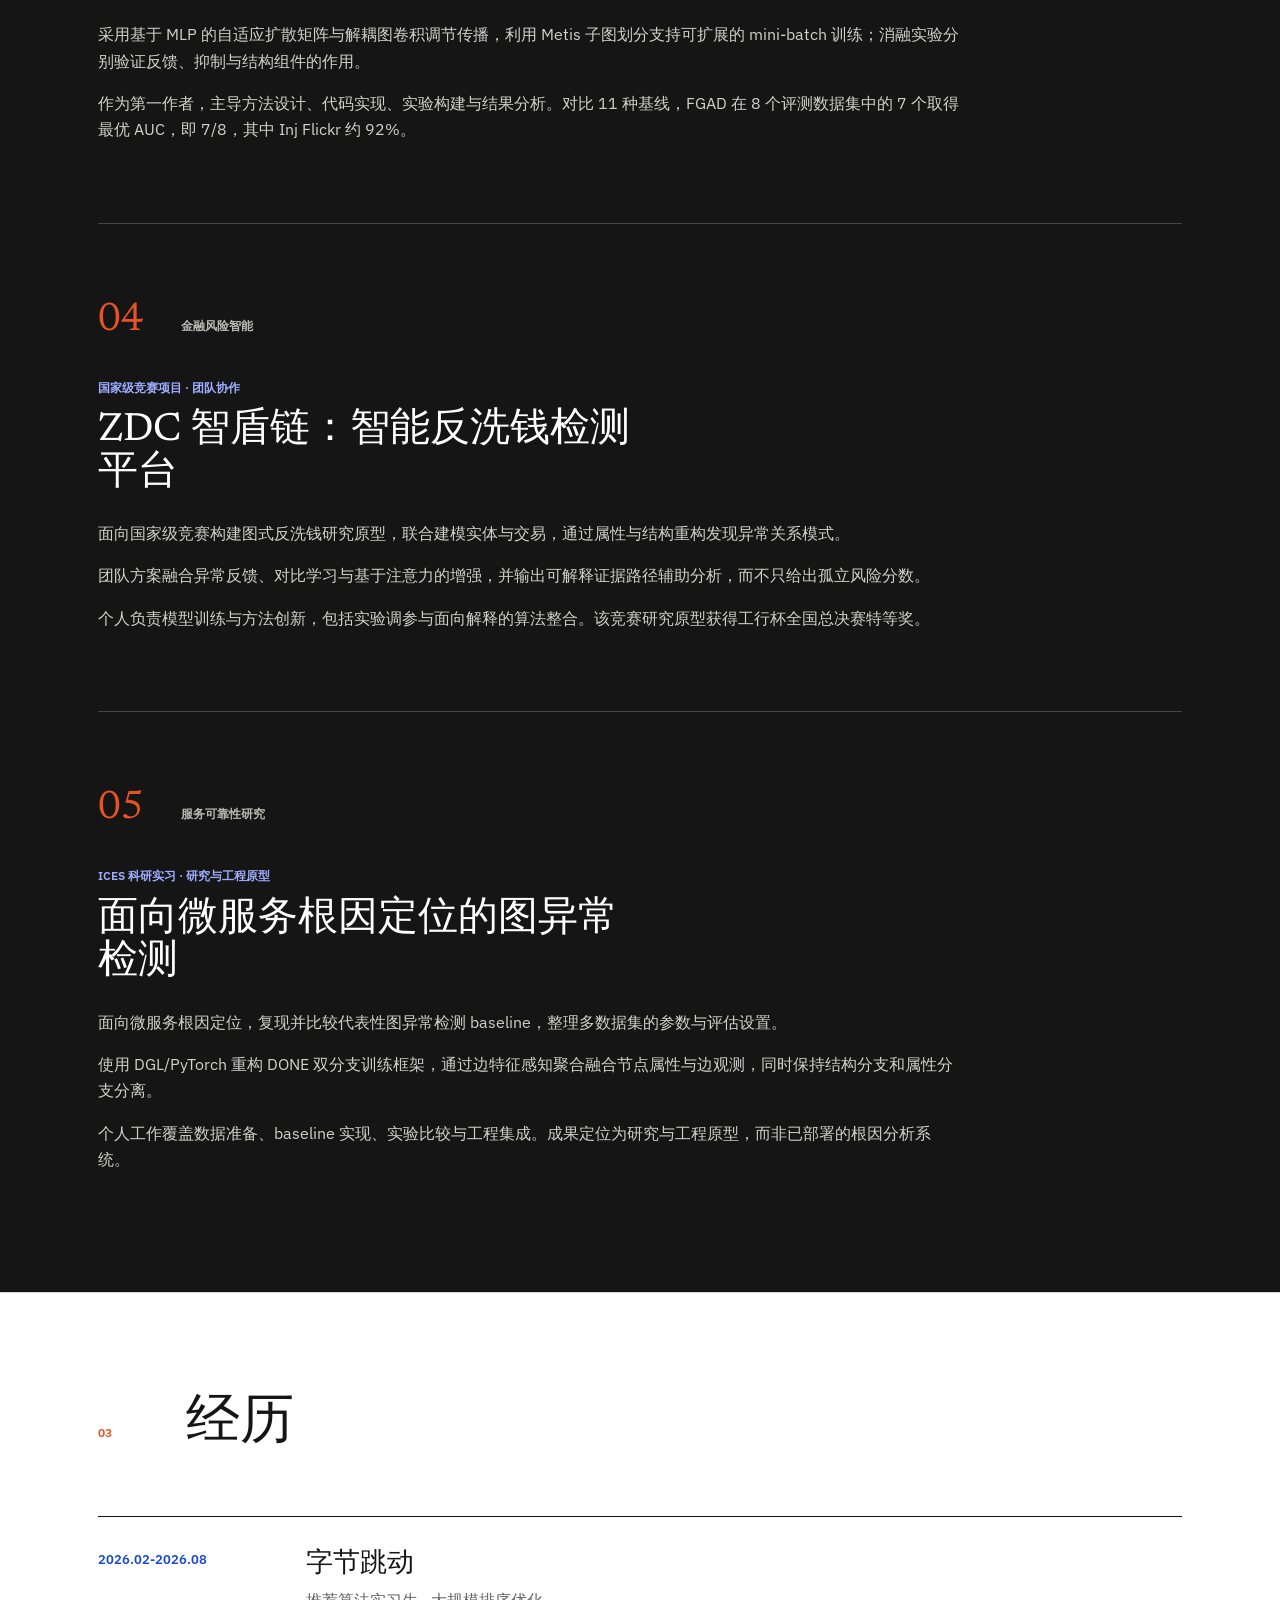
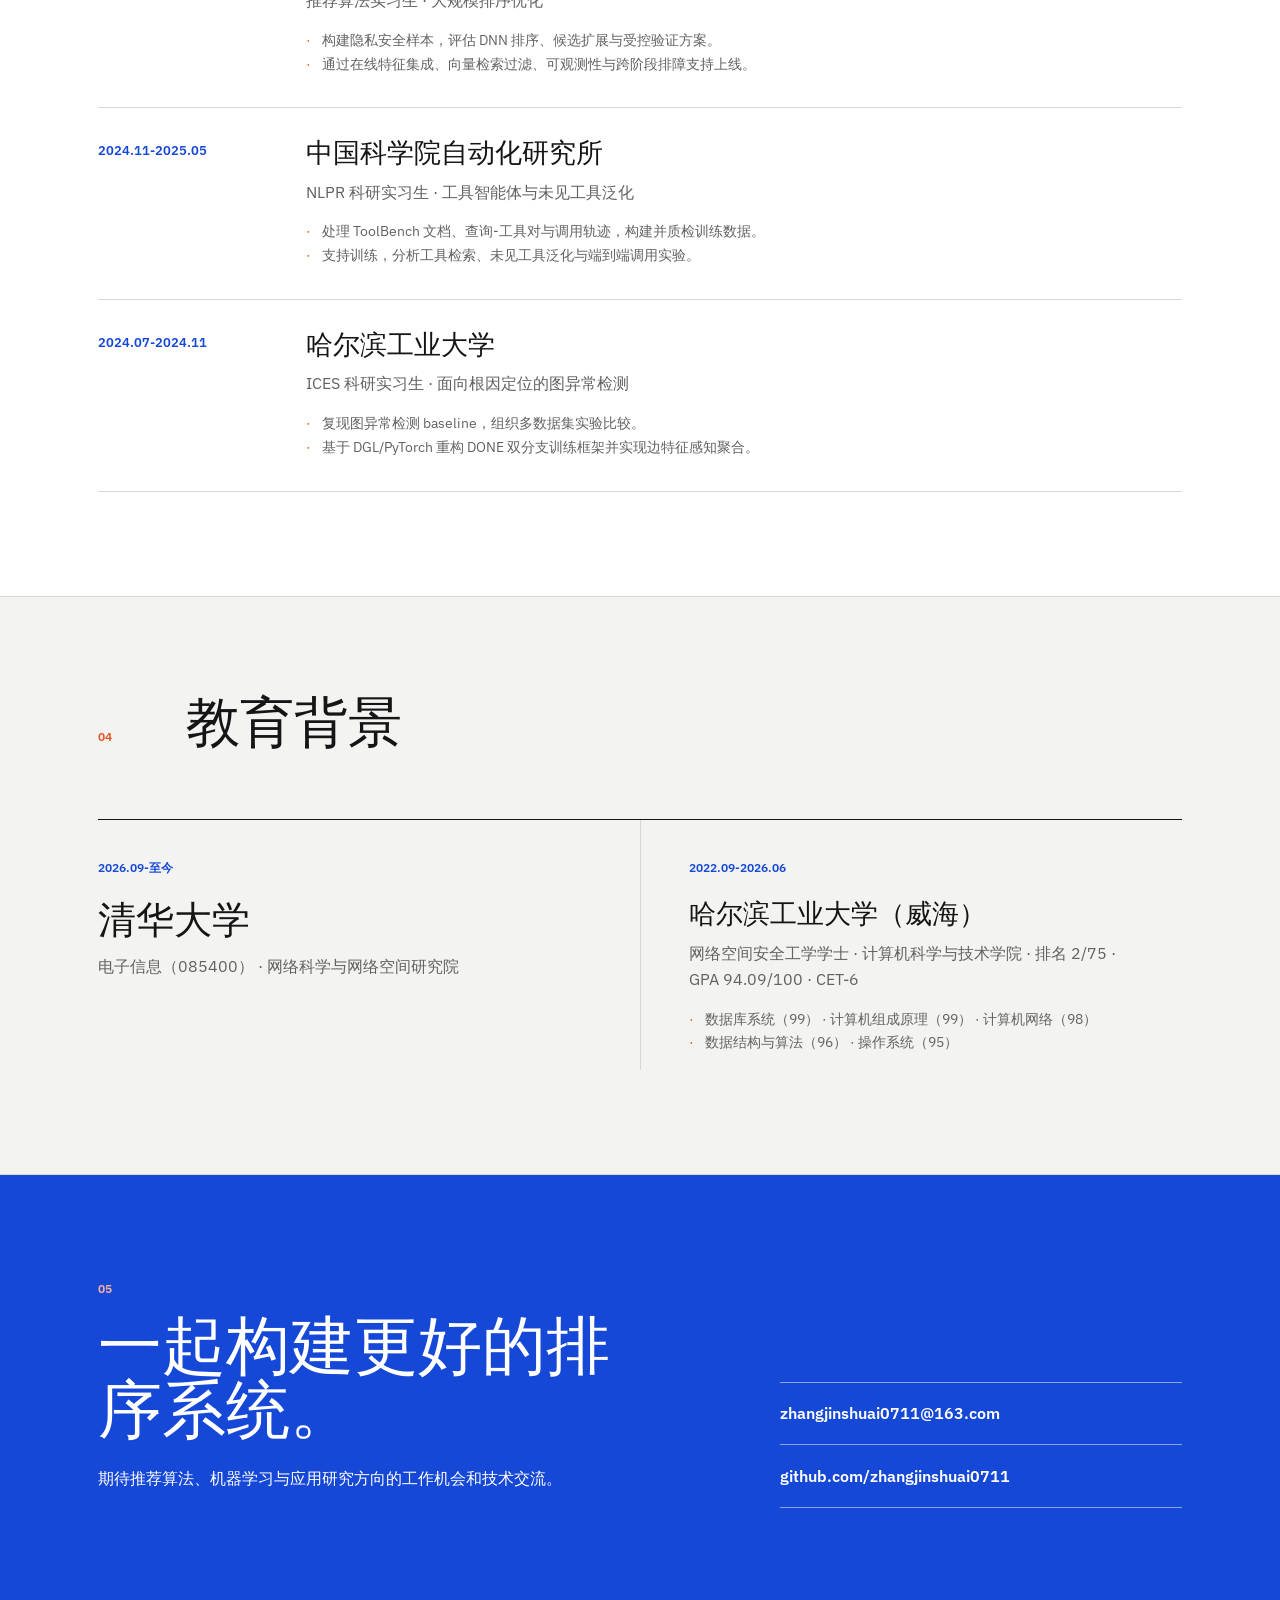
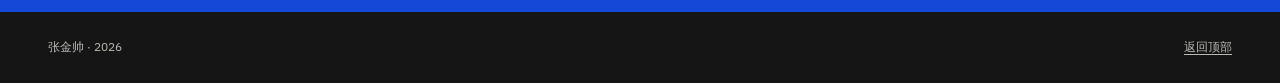
<file: zh/index.html>
<!doctype html>
<html lang="zh-CN">
  <head>
    <meta charset="utf-8">
    <meta name="viewport" content="width=device-width, initial-scale=1">
    <title>张金帅 · 推荐算法与机器学习</title>
    <meta name="description" content="张金帅的个人主页，展示大型推荐排序、可扩展工具调用与图机器学习方面的经历。">
    <meta property="og:title" content="张金帅 · 推荐算法与机器学习">
    <meta property="og:description" content="以工业推荐经历为主，并以可扩展工具调用和图学习研究证明技术能力。">
    <meta property="og:type" content="profile">
    <meta property="og:url" content="https://zhangjinshuai0711.github.io/zh/">
    <meta property="og:image" content="https://zhangjinshuai0711.github.io/assets/images/jinshuai-zhang.jpg">
    <meta property="og:image:alt" content="张金帅的个人照片">
    <meta property="og:locale" content="zh_CN">
    <meta property="og:locale:alternate" content="en_US">
    <link rel="canonical" href="https://zhangjinshuai0711.github.io/zh/">
    <link rel="alternate" hreflang="en" href="https://zhangjinshuai0711.github.io/">
    <link rel="alternate" hreflang="zh-CN" href="https://zhangjinshuai0711.github.io/zh/">
    <link rel="alternate" hreflang="x-default" href="https://zhangjinshuai0711.github.io/">
    <link rel="icon" href="/assets/images/jinshuai-zhang.jpg" type="image/jpeg">
    <link rel="stylesheet" href="/assets/css/main.css">
  </head>
  <body>
    <a class="skip-link" href="#main">跳至主要内容</a>
    <header class="site-header">
      <a class="wordmark" href="#top" aria-label="张金帅，返回首页">JZ</a>
      <button class="menu-toggle" type="button" aria-expanded="false" aria-controls="primary-nav" data-open-label="打开导航" data-close-label="关闭导航">
        <span aria-hidden="true"></span><span aria-hidden="true"></span>
        <span class="sr-only">打开导航</span>
      </button>
      <nav id="primary-nav" aria-label="主要导航">
        <a href="#awards">奖项</a>
        <a href="#work">项目</a>
        <a href="#experience">经历</a>
        <a href="#education">教育</a>
        <a href="#contact">联系</a>
      </nav>
      <a class="language-link" href="/" lang="en">EN</a>
    </header>

    <main id="main">
      <section class="hero" id="top">
        <div class="hero-copy" data-reveal>
          <p class="eyebrow">推荐算法 · 机器学习</p>
          <div class="academic-identity">
            <img class="academic-seal" src="/assets/images/tsinghua-seal.webp" width="192" height="191" alt="清华大学校徽" decoding="async">
            <div>
              <p class="academic-institution">清华大学</p>
              <p class="academic-degree">电子信息（085400）硕士研究生</p>
              <p class="academic-school">网络科学与网络空间研究院 · 2026年至今</p>
            </div>
          </div>
          <h1>张金帅</h1>
          <p class="hero-intro">面向实际推荐问题构建排序与学习系统，并持续研究可扩展工具调用与图机器学习。</p>
          <div class="hero-links">
            <a href="mailto:zhangjinshuai0711@163.com">邮箱</a>
            <a href="https://github.com/zhangjinshuai0711" rel="me">GitHub</a>
          </div>
        </div>
        <figure class="hero-portrait" data-reveal>
          <img src="/assets/images/jinshuai-zhang.jpg" width="1000" height="1500" alt="张金帅的个人照片" decoding="async" fetchpriority="high">
          <figcaption>推荐系统 · 工具调用 · 图学习</figcaption>
        </figure>
        <a class="next-section" href="#awards">奖项荣誉 <span aria-hidden="true">↓</span></a>
      </section>

      <section class="section distinctions" id="awards">
        <header class="section-heading" data-reveal>
          <p class="section-index">01</p>
          <h2>奖项荣誉</h2>
          <p>代表性国家级竞赛获奖与个人荣誉。</p>
        </header>
        <div class="distinction-groups">
          <section class="award-group competition-awards" data-reveal>
            <h3>竞赛奖项</h3>
            <ul class="award-list">
              <li><strong>全国特等奖</strong> “工行杯”全国大学生金融科技创新大赛</li>
              <li><strong>全国一等奖</strong> iCAN 大学生创新创业大赛 AI 挑战赛</li>
              <li><strong>全国三等奖 · 队长</strong> 全国大学生信息安全竞赛作品赛</li>
            </ul>
          </section>
          <section class="award-group personal-honors" data-reveal>
            <h3>个人荣誉</h3>
            <ul class="award-list">
              <li><strong>国家级荣誉</strong> 国家奖学金</li>
              <li><strong>校级荣誉</strong> 第 23 届十佳大学生暨马祖光奖学金</li>
              <li><strong>校级荣誉</strong> 优秀学生干部标兵</li>
              <li><strong>毕业荣誉</strong> 优秀毕业生</li>
            </ul>
          </section>
        </div>
      </section>

      <section class="section selected-work" id="work">
        <header class="section-heading" data-reveal>
          <p class="section-index">02</p>
          <h2>代表项目</h2>
          <p>覆盖工业推荐排序、工具智能体、图学习与风险智能的代表性工作。</p>
        </header>

        <article class="work work-primary" data-reveal>
          <div class="work-label"><span>01</span> 工业推荐</div>
          <div class="work-body">
            <p class="work-meta">字节跳动 · 推荐算法实习生 · 2026</p>
            <h3>大型内容推荐排序优化</h3>
            <p>围绕候选质量与转化效率定义大规模推荐排序问题。采用隐私安全的样本构建，对齐标签与统计口径，并通过受控数据检查保证模型迭代前离线评估的可靠性。</p>
            <p>构建覆盖样本构建、候选扩展、个性化重排、消融实验与受控线上验证的 DNN 排序流程，系统比较建模与排序方案；所选方案经评审后上线，并持续监测核心系统稳定性。</p>
            <p>负责从离线分析到在线服务的实现落地，包括通用特征贯通、向量检索过滤、编码与版本一致性、分层可观测性，以及跨数据、检索、模型和服务阶段的可复用排障方法。</p>
          </div>
        </article>

        <article class="work" data-reveal>
          <div class="work-label"><span>02</span> 可扩展工具调用</div>
          <div class="work-body">
            <p class="work-meta">EMNLP 2025 Findings · 第二作者</p>
            <h3>ToolScaler：基于结构感知语义标记的可扩展生成式工具调用</h3>
            <p>团队方法将 ToolBench 中约 4.7 万个 API 函数表示为可组合、结构感知的语义标记序列。语义压缩使相关工具获得相近编码，受约束生成则降低超大工具空间中的选择成本。</p>
            <p>框架结合初始编码构建、迭代训练与后引导细化来学习工具语义，并泛化到训练中未见的工具，而非依赖固定检索清单。</p>
            <p>个人贡献聚焦于处理 ToolBench 文档、查询-工具对与调用轨迹，构建并质检高质量训练数据、支持训练，并执行工具检索、未见工具泛化与端到端调用实验及结果分析。</p>
          </div>
        </article>

        <article class="work" data-reveal>
          <div class="work-label"><span>03</span> 图异常检测</div>
          <div class="work-body">
            <p class="work-meta">第一作者 · 论文准备中，目标期刊 IEEE TDSC</p>
            <h3>FGAD：面向图异常检测的反馈引导异常扩散抑制</h3>
            <p>解决异常信息沿图邻域传播并污染正常节点表征的问题，结合属性重构与边级结构一致性，在消息传递过程中生成反馈信号。</p>
            <p>采用基于 MLP 的自适应扩散矩阵与解耦图卷积调节传播，利用 Metis 子图划分支持可扩展的 mini-batch 训练；消融实验分别验证反馈、抑制与结构组件的作用。</p>
            <p>作为第一作者，主导方法设计、代码实现、实验构建与结果分析。对比 11 种基线，FGAD 在 8 个评测数据集中的 7 个取得最优 AUC，即 7/8，其中 Inj Flickr 约 92%。</p>
          </div>
        </article>

        <article class="work" data-reveal>
          <div class="work-label"><span>04</span> 金融风险智能</div>
          <div class="work-body">
            <p class="work-meta">国家级竞赛项目 · 团队协作</p>
            <h3>ZDC 智盾链：智能反洗钱检测平台</h3>
            <p>面向国家级竞赛构建图式反洗钱研究原型，联合建模实体与交易，通过属性与结构重构发现异常关系模式。</p>
            <p>团队方案融合异常反馈、对比学习与基于注意力的增强，并输出可解释证据路径辅助分析，而不只给出孤立风险分数。</p>
            <p>个人负责模型训练与方法创新，包括实验调参与面向解释的算法整合。该竞赛研究原型获得工行杯全国总决赛特等奖。</p>
          </div>
        </article>

        <article class="work" data-reveal>
          <div class="work-label"><span>05</span> 服务可靠性研究</div>
          <div class="work-body">
            <p class="work-meta">ICES 科研实习 · 研究与工程原型</p>
            <h3>面向微服务根因定位的图异常检测</h3>
            <p>面向微服务根因定位，复现并比较代表性图异常检测 baseline，整理多数据集的参数与评估设置。</p>
            <p>使用 DGL/PyTorch 重构 DONE 双分支训练框架，通过边特征感知聚合融合节点属性与边观测，同时保持结构分支和属性分支分离。</p>
            <p>个人工作覆盖数据准备、baseline 实现、实验比较与工程集成。成果定位为研究与工程原型，而非已部署的根因分析系统。</p>
          </div>
        </article>
      </section>

      <section class="section timeline" id="experience">
        <header class="section-heading" data-reveal><p class="section-index">03</p><h2>经历</h2></header>
        <ol class="timeline-list">
          <li data-reveal><time>2026.02-2026.08</time><div><h3>字节跳动</h3><p>推荐算法实习生 · 大规模排序优化</p><ul class="timeline-details"><li>构建隐私安全样本，评估 DNN 排序、候选扩展与受控验证方案。</li><li>通过在线特征集成、向量检索过滤、可观测性与跨阶段排障支持上线。</li></ul></div></li>
          <li data-reveal><time>2024.11-2025.05</time><div><h3>中国科学院自动化研究所</h3><p>NLPR 科研实习生 · 工具智能体与未见工具泛化</p><ul class="timeline-details"><li>处理 ToolBench 文档、查询-工具对与调用轨迹，构建并质检训练数据。</li><li>支持训练，分析工具检索、未见工具泛化与端到端调用实验。</li></ul></div></li>
          <li data-reveal><time>2024.07-2024.11</time><div><h3>哈尔滨工业大学</h3><p>ICES 科研实习生 · 面向根因定位的图异常检测</p><ul class="timeline-details"><li>复现图异常检测 baseline，组织多数据集实验比较。</li><li>基于 DGL/PyTorch 重构 DONE 双分支训练框架并实现边特征感知聚合。</li></ul></div></li>
        </ol>
      </section>

      <section class="section education" id="education">
        <header class="section-heading" data-reveal><p class="section-index">04</p><h2>教育背景</h2></header>
        <div class="education-list">
          <article class="education-current" data-reveal>
            <p class="date">2026.09-至今</p>
            <h3>清华大学</h3>
            <p>电子信息（085400） · 网络科学与网络空间研究院</p>
          </article>
          <article data-reveal>
            <p class="date">2022.09-2026.06</p>
            <h3>哈尔滨工业大学（威海）</h3>
            <p>网络空间安全工学学士 · 计算机科学与技术学院 · 排名 2/75 · GPA 94.09/100 · CET-6</p>
            <ul class="education-facts">
              <li>数据库系统（99） · 计算机组成原理（99） · 计算机网络（98）</li>
              <li>数据结构与算法（96） · 操作系统（95）</li>
            </ul>
          </article>
        </div>
      </section>

      <section class="section contact" id="contact">
        <div data-reveal><p class="section-index">05</p><h2>一起构建更好的排序系统。</h2><p>期待推荐算法、机器学习与应用研究方向的工作机会和技术交流。</p></div>
        <div class="contact-links" data-reveal>
          <a href="mailto:zhangjinshuai0711@163.com">zhangjinshuai0711@163.com</a>
          <a href="https://github.com/zhangjinshuai0711" rel="me">github.com/zhangjinshuai0711</a>
        </div>
      </section>
    </main>

    <footer><p>张金帅 · 2026</p><a href="#top">返回顶部</a></footer>
    <script src="/assets/js/main.js" defer></script>
  </body>
</html>
</file>
<file: assets/css/main.css>
@font-face {
  font-family: "Newsreader";
  src: url("../fonts/newsreader-latin.woff2") format("woff2");
  font-weight: 300 700;
  font-display: swap;
}

@font-face {
  font-family: "IBM Plex Sans";
  src: url("../fonts/ibm-plex-sans-latin.woff2") format("woff2");
  font-weight: 300 700;
  font-display: swap;
}

:root {
  --paper: #ffffff;
  --soft: #f3f4f1;
  --ink: #151515;
  --muted: #626262;
  --line: #d8d8d2;
  --blue: #1648d8;
  --orange: #e65322;
  --display: "Newsreader", Georgia, serif;
  --body: "IBM Plex Sans", "PingFang SC", "Microsoft YaHei", sans-serif;
  --content: 1180px;
  --gutter: 3rem;
  color-scheme: light;
}

* {
  box-sizing: border-box;
}

html {
  scroll-behavior: smooth;
  scroll-padding-top: 5.5rem;
}

body {
  margin: 0;
  overflow-x: hidden;
  color: var(--ink);
  background: var(--paper);
  font-family: var(--body);
  font-size: 1rem;
  line-height: 1.65;
  letter-spacing: 0;
}

body::before {
  position: fixed;
  inset: 0;
  z-index: -1;
  pointer-events: none;
  content: "";
  opacity: 0.14;
  background-image: url("data:image/svg+xml,%3Csvg viewBox='0 0 180 180' xmlns='http://www.w3.org/2000/svg'%3E%3Cfilter id='n'%3E%3CfeTurbulence type='fractalNoise' baseFrequency='.88' numOctaves='2' stitchTiles='stitch'/%3E%3C/filter%3E%3Crect width='100%25' height='100%25' filter='url(%23n)' opacity='.12'/%3E%3C/svg%3E");
}

img {
  display: block;
  max-width: 100%;
}

a {
  color: inherit;
  text-decoration-thickness: 1px;
  text-underline-offset: 0.25em;
}

a:hover {
  color: var(--blue);
}

button,
a {
  -webkit-tap-highlight-color: transparent;
}

button {
  font: inherit;
}

:focus-visible {
  outline: 3px solid var(--orange);
  outline-offset: 4px;
}

.sr-only {
  position: absolute;
  width: 1px;
  height: 1px;
  padding: 0;
  margin: -1px;
  overflow: hidden;
  clip: rect(0, 0, 0, 0);
  white-space: nowrap;
  border: 0;
}

.skip-link {
  position: fixed;
  top: -5rem;
  left: 1rem;
  z-index: 100;
  padding: 0.75rem 1rem;
  color: var(--paper);
  background: var(--ink);
}

.skip-link:focus {
  top: 1rem;
}

.site-header {
  position: sticky;
  top: 0;
  z-index: 50;
  display: grid;
  grid-template-columns: auto 1fr auto;
  align-items: center;
  min-height: 4.5rem;
  padding: 0 var(--gutter);
  border-bottom: 1px solid var(--line);
  background: rgb(255 255 255 / 94%);
  backdrop-filter: blur(14px);
}

.wordmark {
  display: grid;
  width: 2.25rem;
  height: 2.25rem;
  place-items: center;
  color: var(--paper);
  background: var(--ink);
  font-family: var(--display);
  font-size: 1.05rem;
  font-weight: 650;
  text-decoration: none;
}

.site-header nav {
  display: flex;
  justify-content: center;
  gap: 2rem;
}

.site-header nav a,
.language-link {
  font-size: 0.78rem;
  font-weight: 600;
  text-decoration: none;
  text-transform: uppercase;
}

.site-header nav a[aria-current="location"] {
  color: var(--blue);
}

.language-link {
  padding-bottom: 0.15rem;
  border-bottom: 2px solid var(--orange);
}

.menu-toggle {
  display: none;
}

.hero {
  position: relative;
  display: grid;
  grid-template-columns: minmax(0, 1.35fr) minmax(19rem, 0.65fr);
  gap: 4rem;
  align-items: center;
  width: min(100%, var(--content));
  min-height: calc(100svh - 8.5rem);
  margin: 0 auto;
  padding: 4rem var(--gutter) 5rem;
}

.hero::before {
  position: absolute;
  top: 2rem;
  bottom: 3rem;
  left: calc(62% - 1px);
  width: 1px;
  content: "";
  background: var(--line);
}

.eyebrow,
.section-index,
.work-label,
.work-meta,
.date {
  margin: 0;
  font-size: 0.75rem;
  font-weight: 600;
  text-transform: uppercase;
}

.eyebrow {
  display: flex;
  align-items: center;
  gap: 0.7rem;
  color: var(--blue);
}

.eyebrow::before {
  width: 2.5rem;
  height: 2px;
  content: "";
  background: var(--blue);
}

.academic-identity {
  position: relative;
  display: grid;
  grid-template-columns: 4rem minmax(0, 1fr);
  gap: 1rem;
  align-items: center;
  margin-top: 1.25rem;
  padding: 1rem 0;
}

.academic-identity::before,
.academic-identity::after {
  position: absolute;
  right: 1.5rem;
  left: 0;
  content: "";
  pointer-events: none;
}

.academic-identity::before {
  top: 0;
  height: 2px;
  background: var(--blue);
}

.academic-identity::after {
  bottom: 0;
  height: 1px;
  background: var(--line);
}

.academic-seal {
  width: 3.75rem;
  height: 3.75rem;
  border-radius: 50%;
  object-fit: cover;
}

.academic-identity p {
  margin: 0;
}

.academic-institution {
  color: var(--blue);
  font-family: var(--display);
  font-size: 2.15rem;
  font-weight: 600;
  line-height: 1.05;
}

[lang="zh-CN"] .academic-institution {
  font-family: "STSong", "Songti SC", var(--display);
}

.academic-degree {
  margin-top: 0.45rem !important;
  font-size: 0.82rem;
  font-weight: 700;
}

.academic-school {
  margin-top: 0.2rem !important;
  color: var(--muted);
  font-size: 0.7rem;
  line-height: 1.45;
}

.hero h1 {
  max-width: none;
  margin: 1.25rem 0;
  font-family: var(--display);
  font-size: 5.8rem;
  font-weight: 450;
  line-height: 0.95;
  letter-spacing: 0;
  white-space: nowrap;
}

[lang="zh-CN"] .hero h1 {
  font-family: "STSong", "Songti SC", var(--display);
  font-size: 5.4rem;
  line-height: 1;
}

.hero-intro {
  max-width: 37rem;
  margin: 0;
  font-family: var(--display);
  font-size: 1.55rem;
  line-height: 1.38;
}

[lang="zh-CN"] .hero-intro {
  font-family: var(--body);
  font-size: 1.32rem;
}

.hero-links {
  display: flex;
  gap: 1.5rem;
  margin-top: 1.6rem;
  font-size: 0.86rem;
  font-weight: 600;
}

.hero-portrait {
  position: relative;
  align-self: stretch;
  min-height: 30rem;
  margin: 0;
  overflow: hidden;
  background: var(--soft);
}

.hero-portrait::after {
  position: absolute;
  inset: 0;
  content: "";
  box-shadow: inset 0 0 0 1px rgb(21 21 21 / 8%);
  pointer-events: none;
}

.hero-portrait img {
  width: 100%;
  height: 100%;
  min-height: 30rem;
  object-fit: cover;
  object-position: center 18%;
  filter: saturate(0.82) contrast(1.03);
}

.hero-portrait figcaption {
  position: absolute;
  right: 0;
  bottom: 0;
  left: 0;
  z-index: 1;
  padding: 0.65rem 0.8rem;
  color: var(--paper);
  background: var(--blue);
  font-size: 0.7rem;
  font-weight: 600;
  text-align: center;
  text-transform: uppercase;
}

.next-section {
  position: absolute;
  bottom: 1rem;
  left: var(--gutter);
  font-size: 0.75rem;
  font-weight: 600;
  text-decoration: none;
  text-transform: uppercase;
}

.next-section span {
  display: inline-block;
  margin-left: 0.45rem;
  color: var(--orange);
}

.section {
  padding: 6.5rem max(var(--gutter), calc((100% - var(--content)) / 2 + var(--gutter)));
  border-top: 1px solid var(--line);
}

.section-heading {
  display: grid;
  grid-template-columns: 4rem minmax(0, 1fr) minmax(14rem, 24rem);
  gap: 1.5rem;
  align-items: baseline;
  margin-bottom: 4rem;
}

.section-index {
  color: var(--orange);
}

.section-heading h2,
.contact h2 {
  margin: 0;
  font-family: var(--display);
  font-size: 3.4rem;
  font-weight: 430;
  line-height: 1;
}

[lang="zh-CN"] .section-heading h2,
[lang="zh-CN"] .contact h2 {
  font-family: "STSong", "Songti SC", var(--display);
}

.section-heading > p:last-child {
  margin: 0;
  color: var(--muted);
  font-size: 0.9rem;
}

.distinctions {
  background: var(--soft);
}

.distinction-groups {
  display: grid;
  grid-template-columns: repeat(2, minmax(0, 1fr));
  border-top: 1px solid var(--ink);
}

.award-group {
  min-width: 0;
  padding: 2rem 3rem 0 0;
}

.award-group + .award-group {
  padding-left: 3rem;
  border-left: 1px solid var(--line);
}

.award-group h3 {
  margin: 0 0 1.25rem;
  font-family: var(--display);
  font-size: 1.8rem;
  font-weight: 500;
  line-height: 1.2;
}

[lang="zh-CN"] .award-group h3 {
  font-family: "STSong", "Songti SC", var(--display);
}

.award-list {
  padding: 0;
  margin: 0;
  list-style: none;
}

.award-list li {
  padding: 0.85rem 0;
  border-top: 1px solid var(--line);
}

.award-list strong {
  display: block;
  color: var(--blue);
  font-size: 0.76rem;
  text-transform: uppercase;
}

.personal-honors .award-list strong {
  color: var(--orange);
}

.selected-work {
  color: var(--paper);
  background: var(--ink);
}

.selected-work .section-heading > p:last-child {
  color: #b9b9b3;
}

.work {
  display: block;
  padding: 4rem 0;
  border-top: 1px solid #454541;
}

.work:last-child {
  padding-bottom: 0;
}

.work-label {
  margin-bottom: 1.5rem;
  color: #b9b9b3;
}

.work-label span {
  display: inline-block;
  min-width: 4rem;
  margin: 0 1rem 0 0;
  color: var(--orange);
  font-family: var(--display);
  font-size: 2.5rem;
  font-weight: 400;
}

.work-meta {
  color: #9faeff;
  text-transform: none;
}

.work h3 {
  max-width: 30ch;
  margin: 0.8rem 0 1.5rem;
  overflow-wrap: anywhere;
  font-family: var(--display);
  font-size: 2.48rem;
  font-weight: 450;
  line-height: 1.08;
}

[lang="zh-CN"] .work h3 {
  max-width: 24ch;
  font-family: "STSong", "Songti SC", var(--display);
}

.work-body > p:not(.work-meta) {
  max-width: 54rem;
  color: #d0d0ca;
}

.timeline {
  background: var(--paper);
}

.timeline-list {
  padding: 0;
  margin: 0;
  list-style: none;
  border-top: 1px solid var(--ink);
}

.timeline-list > li {
  display: grid;
  grid-template-columns: 11rem minmax(0, 1fr);
  gap: 2rem;
  padding: 2rem 0;
  border-bottom: 1px solid var(--line);
}

.timeline-list > li > div,
.timeline-details {
  width: 100%;
  min-width: 0;
}

.timeline-list p {
  max-width: none;
}

.timeline-list time {
  color: var(--blue);
  font-size: 0.8rem;
  font-weight: 600;
}

.timeline-list h3,
.education-list h3 {
  margin: 0;
  font-family: var(--display);
  font-size: 1.7rem;
  font-weight: 500;
  line-height: 1.2;
}

[lang="zh-CN"] .timeline-list h3,
[lang="zh-CN"] .education-list h3 {
  font-family: "STSong", "Songti SC", var(--display);
}

.timeline-list p,
.education-list p {
  margin: 0.35rem 0 0;
  color: var(--muted);
}

.education {
  background: var(--soft);
}

.education-list {
  display: grid;
  grid-template-columns: repeat(2, minmax(0, 1fr));
  gap: 0;
  border-top: 1px solid var(--ink);
}

.education-list article {
  min-width: 0;
  padding: 2rem 3rem 1rem 0;
}

.education-list article + article {
  padding-left: 3rem;
  border-left: 1px solid var(--line);
}

.education-current h3 {
  max-width: 18ch;
  font-size: 2.25rem;
}

[lang="zh-CN"] .education-current h3 {
  font-size: 2.4rem;
}

.timeline-details,
.education-facts {
  padding: 0;
  margin: 0.9rem 0 0;
  list-style: none;
}

.timeline-details li,
.education-facts li {
  display: block;
  position: relative;
  width: 100%;
  min-width: 0;
  padding-left: 1rem;
  border: 0;
  color: var(--muted);
  font-size: 0.9rem;
}

.timeline-details li::before,
.education-facts li::before {
  position: absolute;
  top: 0;
  left: 0;
  color: var(--orange);
  content: "·";
}

.work-body > p:not(.work-meta) + p {
  margin-top: 0.9rem;
}

.date {
  margin-bottom: 1.5rem !important;
  color: var(--blue) !important;
}

.contact {
  display: grid;
  grid-template-columns: minmax(0, 1.2fr) minmax(18rem, 0.8fr);
  gap: 5rem;
  align-items: end;
  color: var(--paper);
  background: var(--blue);
}

.contact .section-index {
  margin-bottom: 1.4rem;
  color: #ffb49d;
}

.contact h2 {
  max-width: 14ch;
  font-size: 4rem;
}

.contact p {
  max-width: 38rem;
}

.contact-links {
  display: grid;
  border-top: 1px solid rgb(255 255 255 / 50%);
}

.contact-links a {
  min-width: 0;
  padding: 1.1rem 0;
  overflow-wrap: anywhere;
  border-bottom: 1px solid rgb(255 255 255 / 50%);
  font-weight: 600;
  text-decoration: none;
}

.contact-links a:hover {
  color: #ffd7cb;
}

footer {
  display: flex;
  justify-content: space-between;
  padding: 1.6rem var(--gutter);
  color: #b9b9b3;
  background: var(--ink);
  font-size: 0.75rem;
}

footer p {
  margin: 0;
}

.not-found {
  display: grid;
  min-height: 100svh;
  place-items: center;
  padding: 2rem;
  color: var(--paper);
  background: var(--ink);
}

.not-found main {
  width: min(100%, 52rem);
}

.not-found h1 {
  max-width: 12ch;
  margin: 1rem 0;
  font-family: var(--display);
  font-size: 5rem;
  font-weight: 430;
  line-height: 0.95;
}

.not-found nav {
  display: flex;
  gap: 2rem;
  margin-top: 3rem;
}

.js [data-reveal] {
  opacity: 0;
  transform: translateY(1.2rem);
  transition: opacity 600ms ease, transform 600ms ease;
}

.js [data-reveal][data-visible] {
  opacity: 1;
  transform: none;
}

@media (max-width: 800px) {
  :root {
    --gutter: 1.5rem;
  }

  .site-header {
    grid-template-columns: auto 1fr auto;
    min-height: 4rem;
  }

  .js .menu-toggle {
    display: grid;
    width: 2.5rem;
    height: 2.5rem;
    padding: 0.65rem;
    place-content: center;
    gap: 0.35rem;
    border: 0;
    color: var(--ink);
    background: transparent;
    cursor: pointer;
    justify-self: start;
  }

  .menu-toggle > span:not(.sr-only) {
    display: block;
    width: 1.25rem;
    height: 2px;
    background: currentColor;
    transition: transform 180ms ease;
  }

  .menu-toggle[aria-expanded="true"] > span:first-child {
    transform: translateY(0.175rem) rotate(45deg);
  }

  .menu-toggle[aria-expanded="true"] > span:nth-child(2) {
    transform: translateY(-0.175rem) rotate(-45deg);
  }

  .site-header nav {
    justify-content: flex-end;
    gap: 1rem;
    margin-right: 0.5rem;
  }

  .js .site-header nav {
    position: absolute;
    top: calc(100% + 1px);
    right: 0;
    left: 0;
    display: none;
    padding: 1rem var(--gutter) 1.25rem;
    border-bottom: 1px solid var(--line);
    background: var(--paper);
  }

  .js .site-header nav[data-open] {
    display: grid;
  }

  .hero {
    grid-template-columns: minmax(0, 1fr) 12rem;
    gap: 1.75rem;
    min-height: calc(100svh - 7rem);
    padding-top: 2.5rem;
    padding-bottom: 4rem;
  }

  .hero::before {
    display: none;
  }

  .academic-institution {
    font-size: 1.75rem;
  }

  .hero h1 {
    font-size: 4.2rem;
  }

  [lang="zh-CN"] .hero h1 {
    font-size: 4rem;
  }

  .hero-intro {
    font-size: 1.25rem;
  }

  .hero-portrait,
  .hero-portrait img {
    min-height: 20rem;
  }

  .hero-portrait figcaption {
    font-size: 0.6rem;
  }

  .section {
    padding-top: 5rem;
    padding-bottom: 5rem;
  }

  .section-heading {
    grid-template-columns: 3rem minmax(0, 1fr);
  }

  .section-heading > p:last-child {
    grid-column: 2;
  }

  .award-group {
    padding-right: 2rem;
  }

  .award-group + .award-group {
    padding-left: 2rem;
  }

  .contact {
    grid-template-columns: minmax(0, 1fr);
    gap: 3rem;
  }
}

@media (max-width: 560px) {
  :root {
    --gutter: 1rem;
  }

  .site-header nav {
    gap: 0.6rem;
    margin-right: 0.4rem;
  }

  .site-header nav a {
    font-size: 0.62rem;
  }

  .hero {
    grid-template-columns: minmax(0, 1fr);
    gap: 1.25rem;
    align-items: stretch;
    min-height: auto;
    padding-top: 1.75rem;
    padding-bottom: 4.5rem;
  }

  .hero-copy {
    min-width: 0;
  }

  .eyebrow {
    font-size: 0.65rem;
  }

  .eyebrow::before {
    width: 1.25rem;
  }

  .academic-identity {
    grid-template-columns: 3rem minmax(0, 1fr);
    gap: 0.7rem;
    margin-top: 1rem;
    padding: 0.75rem 0;
  }

  .academic-identity::before,
  .academic-identity::after {
    right: 0;
  }

  .academic-seal {
    width: 2.75rem;
    height: 2.75rem;
  }

  .academic-institution {
    font-size: 1.45rem;
  }

  .academic-degree {
    font-size: 0.68rem;
  }

  .academic-school {
    font-size: 0.62rem;
  }

  .hero h1,
  [lang="zh-CN"] .hero h1 {
    margin: 1rem 0;
    font-size: 3rem;
  }

  [lang="zh-CN"] .hero h1 {
    font-size: 2.8rem;
  }

  .hero-intro,
  [lang="zh-CN"] .hero-intro {
    font-family: var(--body);
    font-size: 1rem;
    line-height: 1.5;
  }

  .hero-links {
    flex-wrap: wrap;
    gap: 0.6rem 1rem;
    margin-top: 1rem;
  }

  .hero-portrait,
  .hero-portrait img {
    width: 100%;
    min-height: 0;
    height: auto;
    aspect-ratio: 4 / 3;
  }

  .hero-portrait figcaption {
    display: none;
  }

  .next-section {
    bottom: 1.2rem;
  }

  .section {
    padding-top: 4rem;
    padding-bottom: 4rem;
  }

  .section-heading {
    gap: 0.75rem;
    margin-bottom: 2.5rem;
  }

  .section-heading h2,
  .contact h2 {
    font-size: 2.6rem;
  }

  .distinction-groups {
    grid-template-columns: minmax(0, 1fr);
  }

  .award-group,
  .award-group + .award-group {
    padding: 1.75rem 0 0;
    border-left: 0;
  }

  .award-group + .award-group {
    margin-top: 1.5rem;
    border-top: 1px solid var(--line);
  }

  .work {
    padding: 2.75rem 0;
  }

  .work-label span {
    min-width: 2.5rem;
    margin-right: 0.6rem;
    font-size: 1.5rem;
  }

  .work h3 {
    font-size: 1.85rem;
  }

  .education-current h3,
  [lang="zh-CN"] .education-current h3 {
    font-size: 2.05rem;
  }

  .timeline-list > li {
    grid-template-columns: minmax(0, 1fr);
    gap: 0.5rem;
  }

  .education-list {
    grid-template-columns: minmax(0, 1fr);
  }

  .education-list article,
  .education-list article + article {
    padding: 2rem 0;
    border-left: 0;
  }

  .education-list article + article {
    border-top: 1px solid var(--line);
  }

  .contact {
    gap: 2.5rem;
  }

  .contact h2 {
    max-width: 12ch;
  }

  footer {
    gap: 1rem;
  }

  .not-found h1 {
    font-size: 3.5rem;
  }

  .not-found nav {
    flex-direction: column;
    gap: 1rem;
  }
}

@media (max-width: 360px) {
  .hero h1 {
    font-size: 2.6rem;
  }

  [lang="zh-CN"] .hero h1 {
    font-size: 2.5rem;
  }
}

@media (prefers-reduced-motion: reduce) {
  html {
    scroll-behavior: auto;
  }

  *,
  *::before,
  *::after {
    animation-duration: 0.01ms !important;
    animation-iteration-count: 1 !important;
    transition-duration: 0.01ms !important;
  }
}
</file>
<file: assets/css/soe.css>
@font-face {
  font-family: "IBM Plex Sans";
  src: url("../fonts/ibm-plex-sans-latin.woff2") format("woff2");
  font-weight: 300 700;
  font-display: swap;
}

:root {
  --paper: #fbfcfd;
  --surface: #f1f4f6;
  --surface-strong: #e7ebef;
  --ink: #172431;
  --muted: #5b6671;
  --line: #cfd6dc;
  --red: #a32332;
  --red-dark: #781824;
  --thu: #6f247a;
  --blue-gray: #354b5f;
  --serif: "Songti SC", "STSong", "SimSun", serif;
  --sans: "IBM Plex Sans", "PingFang SC", "Microsoft YaHei", sans-serif;
  --content: 1220px;
  --gutter: clamp(1.25rem, 4vw, 3.75rem);
  color-scheme: light;
}

* {
  box-sizing: border-box;
}

html {
  scroll-behavior: smooth;
  scroll-padding-top: 5.25rem;
}

body {
  margin: 0;
  overflow-x: hidden;
  color: var(--ink);
  background: var(--paper);
  font-family: var(--sans);
  font-size: 1rem;
  line-height: 1.75;
  letter-spacing: 0;
}

img {
  display: block;
  max-width: 100%;
}

a {
  color: inherit;
  text-decoration-thickness: 1px;
  text-underline-offset: 0.28em;
}

a:hover {
  color: var(--red);
}

button,
a,
summary {
  -webkit-tap-highlight-color: transparent;
}

button {
  font: inherit;
}

:focus-visible {
  outline: 3px solid var(--red);
  outline-offset: 4px;
}

.sr-only {
  position: absolute;
  width: 1px;
  height: 1px;
  padding: 0;
  margin: -1px;
  overflow: hidden;
  clip: rect(0, 0, 0, 0);
  white-space: nowrap;
  border: 0;
}

.skip-link {
  position: fixed;
  top: -5rem;
  left: 1rem;
  z-index: 100;
  padding: 0.7rem 1rem;
  color: var(--paper);
  background: var(--ink);
}

.skip-link:focus {
  top: 1rem;
}

.site-header {
  position: sticky;
  top: 0;
  z-index: 50;
  display: grid;
  grid-template-columns: auto 1fr auto;
  align-items: center;
  min-height: 4.75rem;
  padding: 0 var(--gutter);
  border-bottom: 1px solid rgb(207 214 220 / 88%);
  background: rgb(251 252 253 / 96%);
}

.wordmark {
  display: grid;
  width: 2.55rem;
  height: 2.55rem;
  place-items: center;
  color: var(--paper);
  background: var(--red);
  font-size: 0.78rem;
  font-weight: 700;
  text-decoration: none;
}

.site-header nav {
  display: flex;
  justify-content: center;
  gap: clamp(1rem, 2.3vw, 2.2rem);
}

.site-header nav a,
.edition-link {
  position: relative;
  color: var(--muted);
  font-size: 0.82rem;
  font-weight: 600;
  text-decoration: none;
}

.site-header nav a::after {
  position: absolute;
  right: 0;
  bottom: -0.68rem;
  left: 0;
  height: 2px;
  content: "";
  background: var(--red);
  transform: scaleX(0);
  transform-origin: center;
  transition: transform 180ms ease;
}

.site-header nav a:hover,
.site-header nav a[aria-current="location"] {
  color: var(--ink);
}

.site-header nav a:hover::after,
.site-header nav a[aria-current="location"]::after {
  transform: scaleX(1);
}

.edition-link {
  padding-left: 1.2rem;
  border-left: 1px solid var(--line);
}

.menu-toggle {
  display: none;
}

.hero {
  width: min(100%, var(--content));
  min-height: min(47rem, calc(100svh - 6rem));
  margin: 0 auto;
  padding: clamp(2.5rem, 5vh, 4rem) var(--gutter) 2.2rem;
}

.hero-body {
  display: grid;
  grid-template-columns: minmax(0, 1.38fr) minmax(19rem, 0.62fr);
  gap: clamp(2.5rem, 5vw, 5rem);
  align-items: stretch;
  min-height: 34rem;
}

.hero-copy {
  display: flex;
  min-width: 0;
  max-width: 46rem;
  flex-direction: column;
  justify-content: center;
}

.tsinghua-identity {
  display: grid;
  grid-template-columns: 4.5rem minmax(0, 1fr);
  gap: 1.15rem;
  align-items: center;
  width: min(100%, 42rem);
  margin-bottom: 1.8rem;
  padding: 1.15rem 1.35rem;
  border-top: 3px solid var(--thu);
  border-bottom: 1px solid #d8d2da;
  background: #f1eef3;
}

.hero-kicker {
  display: flex;
  flex-wrap: wrap;
  gap: 0.7rem;
  align-items: center;
  margin: 0 0 1.4rem;
  color: var(--muted);
  font-size: 0.82rem;
  font-weight: 600;
}

.hero-kicker span {
  padding: 0.18rem 0.55rem;
  border: 1px solid var(--red);
  border-radius: 2px;
  color: var(--red-dark);
  background: #fff8f8;
}

.hero h1 {
  margin: 0;
  font-family: var(--serif);
  font-size: clamp(3.7rem, 5.5vw, 5.1rem);
  font-weight: 600;
  line-height: 1;
  letter-spacing: 0;
}

.tsinghua-mark {
  width: 4.25rem;
  height: 4.25rem;
  border-radius: 50%;
  object-fit: cover;
}

.tsinghua-details {
  min-width: 0;
}

.tsinghua-name {
  margin: 0;
  color: var(--thu);
  font-family: var(--serif);
  font-size: clamp(2.35rem, 3.3vw, 3.2rem);
  font-weight: 650;
  line-height: 1;
}

.tsinghua-degree {
  margin: 0.55rem 0 0;
  color: var(--blue-gray);
  font-size: 0.98rem;
  font-weight: 700;
}

.tsinghua-institute {
  margin: 0.16rem 0 0;
  color: var(--muted);
  font-size: 0.78rem;
  font-weight: 500;
}

.hero-role {
  margin: 1.35rem 0 0;
  color: var(--red);
  font-size: 0.95rem;
  font-weight: 700;
}

.hero-summary {
  max-width: 41rem;
  margin: 0.9rem 0 0;
  color: var(--muted);
  font-size: 1.02rem;
}

.hero-email {
  margin: 1.25rem 0 0;
  overflow-wrap: anywhere;
  color: var(--muted);
  font-size: 0.9rem;
}

.hero-email span {
  margin-right: 0.55rem;
  color: var(--red-dark);
  font-weight: 700;
}

.hero-portrait {
  position: relative;
  align-self: stretch;
  min-height: 34rem;
  margin: 0;
  overflow: hidden;
  background: var(--surface-strong);
}

.hero-portrait::before {
  position: absolute;
  inset: 0;
  z-index: 1;
  content: "";
  box-shadow: inset 0 0 0 1px rgb(23 36 49 / 10%);
  pointer-events: none;
}

.hero-portrait img {
  width: 100%;
  height: 100%;
  min-height: 34rem;
  object-fit: cover;
  object-position: center 18%;
}

.hero-portrait figcaption {
  position: absolute;
  right: 0;
  bottom: 0;
  left: 0;
  z-index: 2;
  padding: 0.6rem 0.8rem;
  color: var(--paper);
  background: rgb(23 36 49 / 92%);
  font-family: var(--serif);
  font-size: 0.8rem;
  text-align: center;
}

.credential-row {
  display: grid;
  grid-template-columns: repeat(4, minmax(0, 1fr));
  margin: 2rem 0 0;
  border-top: 1px solid var(--ink);
  border-bottom: 1px solid var(--line);
}

.credential-row div {
  min-width: 0;
  padding: 1.05rem 1.4rem 1.05rem 0;
}

.credential-row div + div {
  padding-left: 1.4rem;
  border-left: 1px solid var(--line);
}

.credential-row dt {
  color: var(--muted);
  font-size: 0.72rem;
}

.credential-row dd {
  margin: 0.22rem 0 0;
  overflow-wrap: anywhere;
  color: var(--red-dark);
  font-family: var(--serif);
  font-size: 1.35rem;
  font-weight: 600;
  line-height: 1.3;
}

.front-honors {
  display: grid;
  grid-template-columns: minmax(13rem, 0.72fr) repeat(2, minmax(0, 1fr));
  gap: 0;
  padding: 3.2rem max(var(--gutter), calc((100% - var(--content)) / 2 + var(--gutter)));
  border-top: 1px solid var(--line);
  background: var(--surface);
}

.front-honors-heading {
  padding-right: 2.5rem;
}

.front-honors-heading h2 {
  margin: 0.4rem 0 0;
  font-family: var(--serif);
  font-size: 2.1rem;
  font-weight: 600;
  line-height: 1.15;
}

.front-honors-heading > p:last-child {
  margin: 1rem 0 0;
  color: var(--muted);
  font-size: 0.8rem;
}

.front-honor-group {
  min-width: 0;
  padding: 0 2.3rem;
  border-left: 1px solid var(--line);
}

.front-honor-group:last-child {
  padding-right: 0;
}

.front-honor-group h3 {
  margin: 0 0 0.75rem;
  color: var(--red-dark);
  font-family: var(--serif);
  font-size: 1.25rem;
  font-weight: 600;
}

.front-honor-group ol {
  padding: 0;
  margin: 0;
  list-style: none;
}

.front-honor-group li {
  display: grid;
  grid-template-columns: minmax(7rem, auto) minmax(0, 1fr);
  gap: 1rem;
  align-items: baseline;
  padding: 0.55rem 0;
  border-top: 1px solid var(--line);
  font-size: 0.78rem;
}

.front-honor-group strong {
  color: var(--ink);
  font-weight: 650;
}

.front-honor-group span {
  color: var(--muted);
}

.section {
  padding: clamp(5rem, 8vw, 8rem) max(var(--gutter), calc((100% - var(--content)) / 2 + var(--gutter)));
  border-top: 1px solid var(--line);
}

.section-heading {
  display: grid;
  grid-template-columns: 3rem minmax(18rem, 1fr) minmax(18rem, 27rem);
  gap: 1.4rem;
  align-items: end;
  margin-bottom: clamp(3rem, 5vw, 5rem);
}

.section-number,
.section-label,
.institution-type,
.project-meta,
.leadership-year {
  margin: 0;
  font-size: 0.72rem;
  font-weight: 700;
}

.section-number {
  color: var(--red);
}

.section-label,
.institution-type {
  color: var(--red-dark);
  text-transform: uppercase;
}

.section-heading h2 {
  margin: 0.3rem 0 0;
  font-family: var(--serif);
  font-size: clamp(2.5rem, 4vw, 3.75rem);
  font-weight: 600;
  line-height: 1.08;
}

.section-heading > p:last-child {
  margin: 0;
  color: var(--muted);
  font-size: 0.9rem;
}

.education {
  background: var(--surface);
}

.education-list {
  border-top: 2px solid var(--ink);
}

.education-list article {
  display: grid;
  grid-template-columns: 12rem minmax(0, 1fr);
  gap: 2.4rem;
  padding: 2.5rem 0;
  border-bottom: 1px solid var(--line);
}

.education-time,
.experience-date {
  color: var(--red-dark);
  font-size: 0.8rem;
  font-weight: 650;
}

.education-list h3,
.experience-title h3,
.leadership-grid h3,
.service-columns h3 {
  margin: 0.35rem 0 0;
  font-family: var(--serif);
  font-size: clamp(1.65rem, 2.5vw, 2.25rem);
  font-weight: 600;
  line-height: 1.25;
}

.education-primary h3 {
  font-size: clamp(2.1rem, 3.4vw, 3rem);
}

.degree {
  margin: 0.65rem 0 0;
  color: var(--blue-gray);
  font-weight: 650;
}

.education-list article > div:last-child > p:last-of-type {
  margin: 0.25rem 0 0;
  color: var(--muted);
}

.fact-list,
.experience-main ul,
.plain-list {
  padding: 0;
  margin: 1rem 0 0;
  list-style: none;
}

.fact-list li,
.experience-main > ul li,
.plain-list li {
  position: relative;
  padding-left: 1.15rem;
  color: var(--muted);
}

.fact-list li::before,
.experience-main > ul li::before,
.plain-list li::before {
  position: absolute;
  top: 0;
  left: 0;
  color: var(--red);
  content: "·";
}

.experience-list {
  padding: 0;
  margin: 0;
  list-style: none;
  border-top: 2px solid var(--ink);
}

.experience-list > li {
  display: grid;
  grid-template-columns: 12rem minmax(0, 1fr);
  gap: 2.4rem;
  padding: 2.8rem 0;
  border-bottom: 1px solid var(--line);
}

.experience-title {
  display: grid;
  grid-template-columns: minmax(0, 1fr) minmax(15rem, 0.75fr);
  gap: 1.5rem;
  align-items: baseline;
}

.experience-title p {
  margin: 0;
  color: var(--blue-gray);
  font-size: 0.88rem;
  font-weight: 650;
  text-align: right;
}

.experience-main > ul {
  max-width: 58rem;
}

.experience-main > ul li + li,
.plain-list li + li {
  margin-top: 0.55rem;
}

.capability-line {
  display: grid;
  grid-template-columns: 12rem minmax(0, 1fr);
  gap: 2.4rem;
  padding-top: 1.4rem;
}

.capability-line > p {
  margin: 0;
  color: var(--red-dark);
  font-size: 0.8rem;
  font-weight: 700;
}

.capability-line ul,
.project-tags {
  display: flex;
  flex-wrap: wrap;
  gap: 0.5rem 1.3rem;
  padding: 0;
  margin: 0;
  list-style: none;
}

.capability-line li,
.project-tags li {
  color: var(--muted);
  font-size: 0.82rem;
}

.capability-line li::before,
.project-tags li::before {
  margin-right: 0.45rem;
  color: var(--red);
  content: "/";
}

.projects {
  color: #f7f8f9;
  background: var(--ink);
}

.projects .section-heading > p:last-child,
.projects .section-label {
  color: #adb8c1;
}

.projects .section-number,
.projects .project-index,
.projects .project-meta {
  color: #e57480;
}

.project-list {
  border-top: 1px solid #66727c;
}

.project {
  display: grid;
  grid-template-columns: 7rem minmax(0, 1fr);
  gap: 2.5rem;
  padding: clamp(3.2rem, 5vw, 5rem) 0;
  border-bottom: 1px solid #44515c;
}

.project:last-child {
  border-bottom: 0;
}

.project-index {
  padding-top: 0.35rem;
  font-family: var(--serif);
  font-size: 2.2rem;
}

.project-meta {
  text-transform: none;
}

.project h3 {
  max-width: 34ch;
  margin: 0.65rem 0 1.5rem;
  overflow-wrap: anywhere;
  font-family: var(--serif);
  font-size: clamp(1.75rem, 3vw, 2.65rem);
  font-weight: 600;
  line-height: 1.25;
}

.project-content > p:not(.project-meta) {
  max-width: 58rem;
  margin: 0;
  color: #c8d0d6;
}

.project-content > p:not(.project-meta) + p {
  margin-top: 0.9rem;
}

.project-tags {
  margin-top: 1.4rem;
}

.project-tags li {
  color: #aeb8c0;
}

.service {
  background: var(--surface);
}

.leadership-grid {
  display: grid;
  grid-template-columns: repeat(3, minmax(0, 1fr));
  border-top: 2px solid var(--ink);
  border-bottom: 1px solid var(--line);
}

.leadership-grid article {
  min-width: 0;
  padding: 2.2rem 2.3rem 2.5rem 0;
}

.leadership-grid article + article {
  padding-left: 2.3rem;
  border-left: 1px solid var(--line);
}

.leadership-year {
  color: var(--red-dark);
}

.leadership-grid p:last-child,
.service-columns > article > p:not(.section-label) {
  margin: 1rem 0 0;
  color: var(--muted);
  font-size: 0.92rem;
}

.service-columns {
  display: grid;
  grid-template-columns: repeat(2, minmax(0, 1fr));
  gap: 0;
  margin-top: 4.5rem;
  border-top: 1px solid var(--ink);
}

.service-columns > article {
  min-width: 0;
  padding: 2.5rem 3rem 0 0;
}

.service-columns > article + article {
  padding-right: 0;
  padding-left: 3rem;
  border-left: 1px solid var(--line);
}

details {
  margin-top: 1.6rem;
  border-top: 1px solid var(--line);
}

summary {
  display: flex;
  align-items: center;
  justify-content: space-between;
  gap: 1rem;
  padding: 1rem 0;
  color: var(--blue-gray);
  font-size: 0.86rem;
  font-weight: 700;
  cursor: pointer;
  list-style: none;
}

summary::-webkit-details-marker {
  display: none;
}

summary::after {
  flex: none;
  color: var(--red);
  content: "+";
  font-size: 1.2rem;
  font-weight: 400;
}

details[open] summary::after {
  content: "−";
}

.index-list {
  padding: 0;
  margin: 0;
  list-style: none;
}

.index-list li {
  display: grid;
  grid-template-columns: minmax(0, 1fr) auto;
  gap: 1.5rem;
  padding: 0.72rem 0;
  border-top: 1px solid var(--line);
  color: var(--muted);
  font-size: 0.84rem;
}

.index-list time {
  color: var(--red-dark);
  white-space: nowrap;
}

.honors {
  background: var(--paper);
}

.honor-featured {
  display: grid;
  grid-template-columns: repeat(5, minmax(0, 1fr));
  border-top: 2px solid var(--ink);
  border-bottom: 1px solid var(--line);
}

.honor-featured > div {
  min-width: 0;
  padding: 1.8rem 1.6rem 2rem 0;
}

.honor-featured > div + div {
  padding-left: 1.6rem;
  border-left: 1px solid var(--line);
}

.honor-featured p,
.honor-featured time {
  display: block;
  margin: 0;
  color: var(--muted);
  font-size: 0.72rem;
}

.honor-featured strong {
  display: block;
  min-height: 3.5em;
  margin: 0.45rem 0 0.8rem;
  color: var(--red-dark);
  font-family: var(--serif);
  font-size: 1.28rem;
  line-height: 1.35;
}

.honor-index {
  display: grid;
  grid-template-columns: repeat(2, minmax(0, 1fr));
  gap: 0 3rem;
  margin-top: 3.5rem;
}

.honor-index details {
  margin: 0;
}

.honor-index summary span {
  font-family: var(--serif);
  font-size: 1.35rem;
}

.honor-index summary small {
  margin-left: auto;
  color: var(--muted);
  font-size: 0.72rem;
  font-weight: 400;
}

.contact {
  display: grid;
  grid-template-columns: minmax(0, 1.2fr) minmax(20rem, 0.8fr);
  gap: clamp(3rem, 7vw, 7rem);
  align-items: end;
  color: var(--paper);
  background: var(--red-dark);
}

.contact .section-label {
  color: #f4b8be;
}

.contact h2 {
  max-width: 18ch;
  margin: 0.8rem 0 0;
  font-family: var(--serif);
  font-size: clamp(2.3rem, 4.2vw, 4rem);
  font-weight: 600;
  line-height: 1.25;
}

.contact-copy {
  display: grid;
  border-top: 1px solid rgb(255 255 255 / 50%);
}

.contact-copy p {
  margin: 1.2rem 0 1.8rem;
  color: #ead8da;
  font-size: 0.88rem;
}

.contact-copy a {
  min-width: 0;
  padding: 0.9rem 0;
  overflow-wrap: anywhere;
  border-top: 1px solid rgb(255 255 255 / 28%);
  font-size: 0.9rem;
  font-weight: 650;
  text-decoration: none;
}

.contact-copy a:hover {
  color: #ffdce0;
}

footer {
  display: flex;
  justify-content: space-between;
  gap: 2rem;
  padding: 1.45rem var(--gutter);
  color: #aeb8c0;
  background: var(--ink);
  font-size: 0.75rem;
}

footer p {
  margin: 0;
}

footer div {
  display: flex;
  gap: 1.5rem;
}

.js [data-reveal] {
  opacity: 0;
  transform: translateY(1rem);
  transition: opacity 500ms ease, transform 500ms ease;
}

.js [data-reveal][data-visible] {
  opacity: 1;
  transform: none;
}

@media (max-width: 1024px) {
  .hero-body {
    grid-template-columns: minmax(0, 1.1fr) minmax(17rem, 0.7fr);
    gap: 2.5rem;
  }

  .tsinghua-identity {
    grid-template-columns: 3.8rem minmax(0, 1fr);
    padding-right: 1rem;
    padding-left: 1rem;
  }

  .tsinghua-mark {
    width: 3.7rem;
    height: 3.7rem;
  }

  .tsinghua-name {
    font-size: 2.35rem;
  }

  .section-heading {
    grid-template-columns: 2.5rem minmax(0, 1fr);
  }

  .section-heading > p:last-child {
    grid-column: 2;
    max-width: 38rem;
  }

  .honor-featured {
    grid-template-columns: repeat(2, minmax(0, 1fr));
  }

  .honor-featured > div:nth-child(3) {
    padding-left: 0;
    border-top: 1px solid var(--line);
    border-left: 0;
  }

  .honor-featured > div:nth-child(4) {
    border-top: 1px solid var(--line);
  }

  .honor-featured > div:nth-child(5) {
    padding-left: 0;
    border-top: 1px solid var(--line);
    border-left: 0;
  }

  .front-honors {
    grid-template-columns: 1fr 1fr;
  }

  .front-honors-heading {
    grid-column: 1 / -1;
    padding: 0 0 1.8rem;
  }

  .front-honors-heading > p:last-child {
    max-width: 30rem;
  }

  .front-competition {
    padding-left: 0;
    border-left: 0;
  }
}

@media (max-width: 800px) {
  .site-header {
    grid-template-columns: auto 1fr auto;
    min-height: 4.2rem;
  }

  .js .menu-toggle {
    display: grid;
    width: 2.55rem;
    height: 2.55rem;
    padding: 0.65rem;
    place-content: center;
    gap: 0.35rem;
    border: 0;
    background: transparent;
    cursor: pointer;
    justify-self: start;
  }

  .menu-toggle > span:not(.sr-only) {
    display: block;
    width: 1.25rem;
    height: 2px;
    background: var(--ink);
    transition: transform 180ms ease;
  }

  .menu-toggle[aria-expanded="true"] > span:first-child {
    transform: translateY(0.175rem) rotate(45deg);
  }

  .menu-toggle[aria-expanded="true"] > span:nth-child(2) {
    transform: translateY(-0.175rem) rotate(-45deg);
  }

  .site-header nav {
    justify-content: flex-end;
  }

  .js .site-header nav {
    position: absolute;
    top: calc(100% + 1px);
    right: 0;
    left: 0;
    display: none;
    padding: 1.2rem var(--gutter) 1.5rem;
    border-bottom: 1px solid var(--line);
    background: var(--paper);
  }

  .js .site-header nav[data-open] {
    display: grid;
    grid-template-columns: repeat(3, minmax(0, 1fr));
    gap: 0.8rem 1rem;
  }

  .hero-body {
    grid-template-columns: minmax(0, 1fr) 15rem;
    gap: 2rem;
  }

  .hero {
    min-height: auto;
    padding-top: 3.5rem;
  }

  .hero-portrait,
  .hero-portrait img {
    min-height: 27rem;
  }

  .credential-row {
    grid-template-columns: repeat(2, minmax(0, 1fr));
  }

  .credential-row div:nth-child(3) {
    padding-left: 0;
    border-top: 1px solid var(--line);
    border-left: 0;
  }

  .credential-row div:nth-child(4) {
    border-top: 1px solid var(--line);
  }

  .education-list article,
  .experience-list > li,
  .capability-line {
    grid-template-columns: 9rem minmax(0, 1fr);
    gap: 1.7rem;
  }

  .experience-title {
    display: block;
  }

  .experience-title p {
    margin-top: 0.45rem;
    text-align: left;
  }

  .leadership-grid {
    grid-template-columns: 1fr;
  }

  .leadership-grid article,
  .leadership-grid article + article {
    padding: 2rem 0;
    border-left: 0;
  }

  .leadership-grid article + article {
    border-top: 1px solid var(--line);
  }

  .service-columns,
  .honor-index,
  .contact {
    grid-template-columns: 1fr;
  }

  .service-columns > article,
  .service-columns > article + article {
    padding: 2.5rem 0 0;
    border-left: 0;
  }

  .service-columns > article + article {
    margin-top: 2.5rem;
    border-top: 1px solid var(--line);
  }

  .front-honor-group li {
    grid-template-columns: 1fr;
    gap: 0.1rem;
  }
}

@media (max-width: 640px) {
  body {
    font-size: 0.96rem;
  }

  .site-header {
    grid-template-columns: 2.55rem 1fr auto;
  }

  .wordmark {
    display: none;
  }

  .edition-link {
    padding-left: 0;
    border-left: 0;
  }

  .hero {
    display: flex;
    min-height: auto;
    flex-direction: column;
    align-items: stretch;
    padding-top: 2.2rem;
  }

  .hero-body,
  .hero-copy {
    display: contents;
  }

  .tsinghua-identity {
    order: 1;
    grid-template-columns: 3.2rem minmax(0, 1fr);
    gap: 0.8rem;
    width: 100%;
    margin-bottom: 0;
    padding: 0.9rem 1rem;
  }

  .hero-kicker {
    order: 2;
    margin-bottom: 0.8rem;
    margin-top: 1.5rem;
  }

  .hero h1 {
    order: 3;
    font-size: 3.8rem;
  }

  .tsinghua-mark {
    width: 3.2rem;
    height: 3.2rem;
  }

  .tsinghua-name {
    font-size: 2.2rem;
  }

  .tsinghua-degree {
    font-size: 0.82rem;
  }

  .tsinghua-institute {
    font-size: 0.7rem;
  }

  .hero-role {
    order: 4;
  }

  .hero-summary {
    order: 6;
  }

  .hero-email {
    order: 7;
    max-width: 100%;
  }

  .hero-portrait {
    order: 5;
    width: 100%;
    min-height: 0;
    margin-top: 0.5rem;
    aspect-ratio: 4 / 3;
  }

  .hero-portrait img {
    min-height: 0;
    aspect-ratio: 4 / 3;
  }

  .credential-row {
    order: 8;
    margin-top: 0.5rem;
  }

  .credential-row div,
  .credential-row div + div {
    padding: 0.9rem 0.8rem 0.9rem 0;
  }

  .credential-row div:nth-child(even) {
    padding-left: 0.8rem;
  }

  .credential-row dd {
    font-size: 1.08rem;
  }

  .section-heading {
    grid-template-columns: 2rem minmax(0, 1fr);
    gap: 1rem;
  }

  .section-heading > p:last-child {
    grid-column: 1 / -1;
  }

  .front-honors {
    grid-template-columns: 1fr;
    padding-top: 2.5rem;
    padding-bottom: 2.5rem;
  }

  .front-honor-group,
  .front-honor-group:last-child {
    padding: 1.6rem 0 0;
    border-top: 1px solid var(--ink);
    border-left: 0;
  }

  .front-honor-group + .front-honor-group {
    margin-top: 1.6rem;
  }

  .education-list article,
  .experience-list > li,
  .capability-line {
    grid-template-columns: 1fr;
    gap: 0.7rem;
  }

  .project {
    grid-template-columns: 2.3rem minmax(0, 1fr);
    gap: 1rem;
  }

  .project-index {
    font-size: 1.25rem;
  }

  .project h3 {
    font-size: 1.7rem;
  }

  .honor-featured {
    grid-template-columns: 1fr;
  }

  .honor-featured > div,
  .honor-featured > div + div,
  .honor-featured > div:nth-child(3) {
    padding: 1.35rem 0;
    border-top: 1px solid var(--line);
    border-left: 0;
  }

  .honor-featured > div:first-child {
    border-top: 0;
  }

  .honor-featured strong {
    min-height: 0;
  }

  .honor-index summary {
    align-items: flex-start;
  }

  .honor-index summary small {
    display: none;
  }

  .index-list li {
    grid-template-columns: 1fr;
    gap: 0.1rem;
  }

  footer {
    align-items: flex-start;
    flex-direction: column;
  }
}

@media (prefers-reduced-motion: reduce) {
  html {
    scroll-behavior: auto;
  }

  *,
  *::before,
  *::after {
    scroll-behavior: auto !important;
    transition-duration: 0.01ms !important;
    animation-duration: 0.01ms !important;
    animation-iteration-count: 1 !important;
  }

  .js [data-reveal] {
    opacity: 1;
    transform: none;
  }
}
</file>
